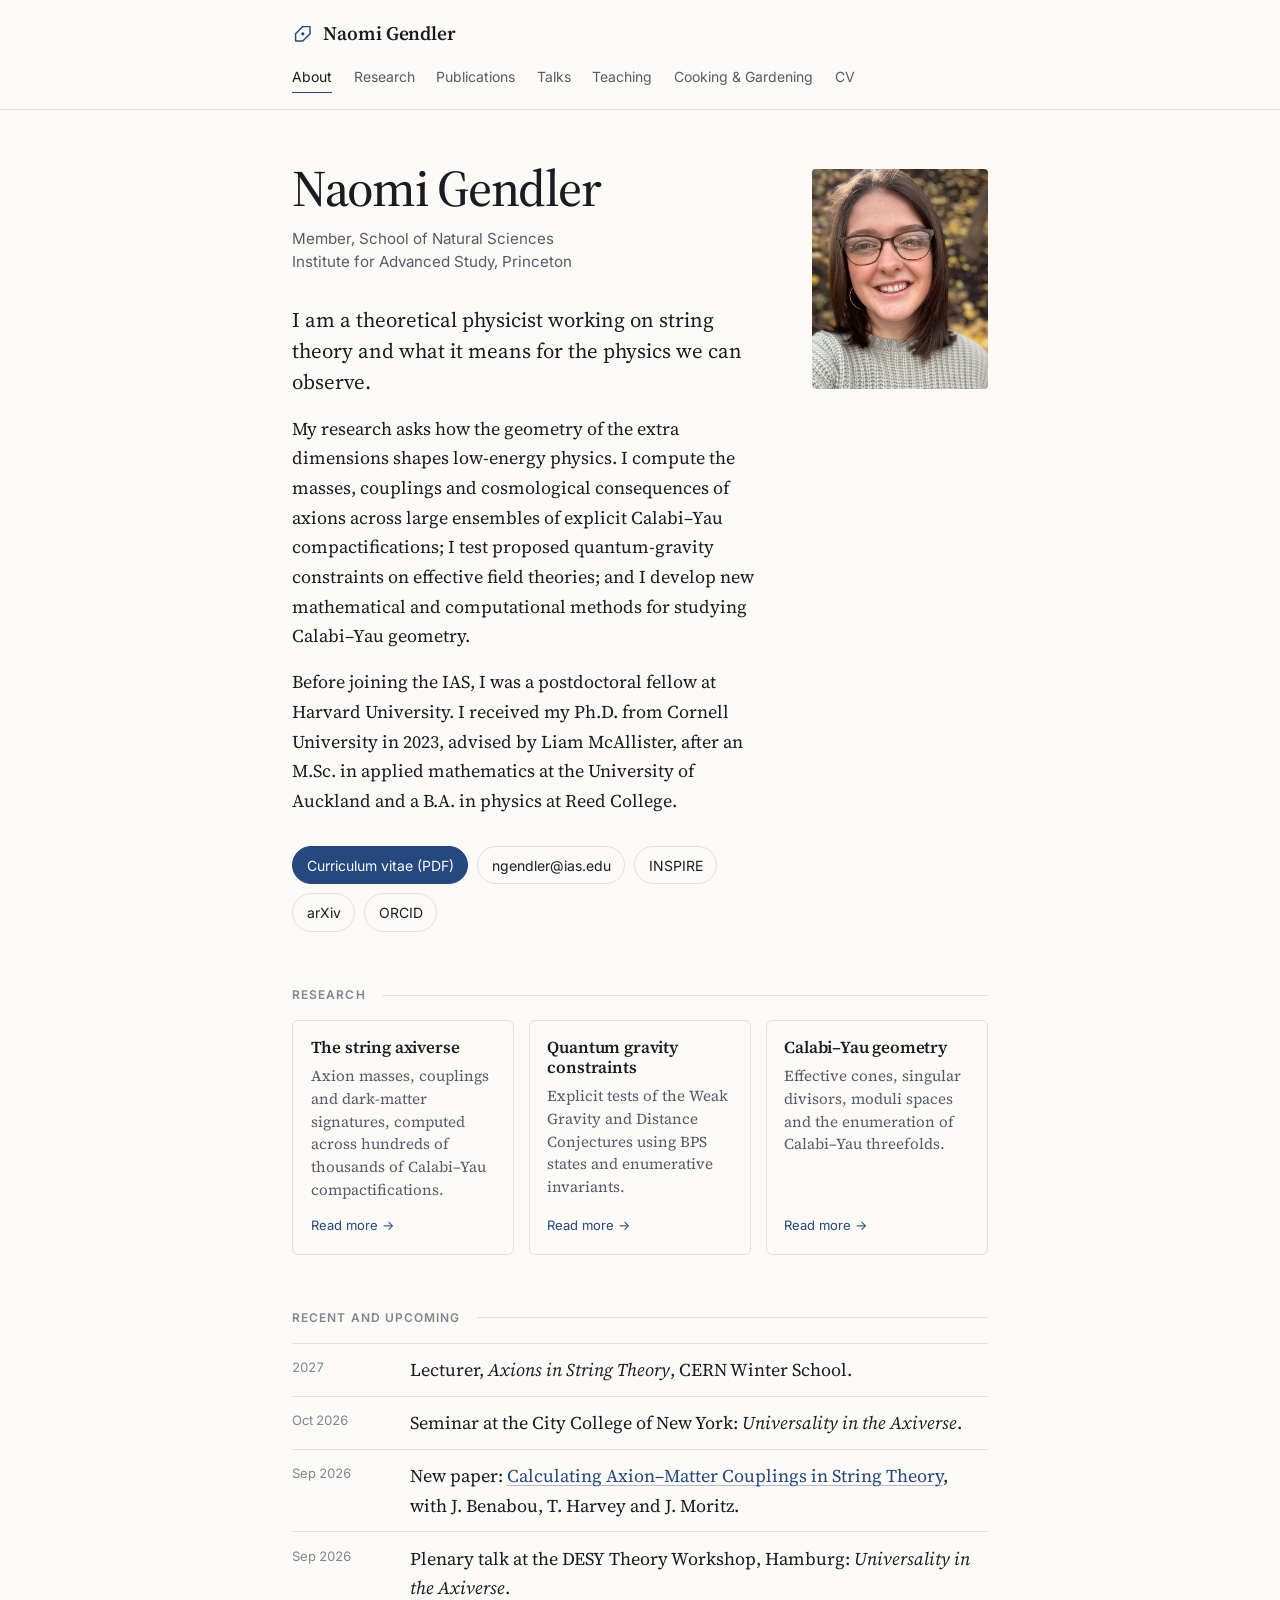
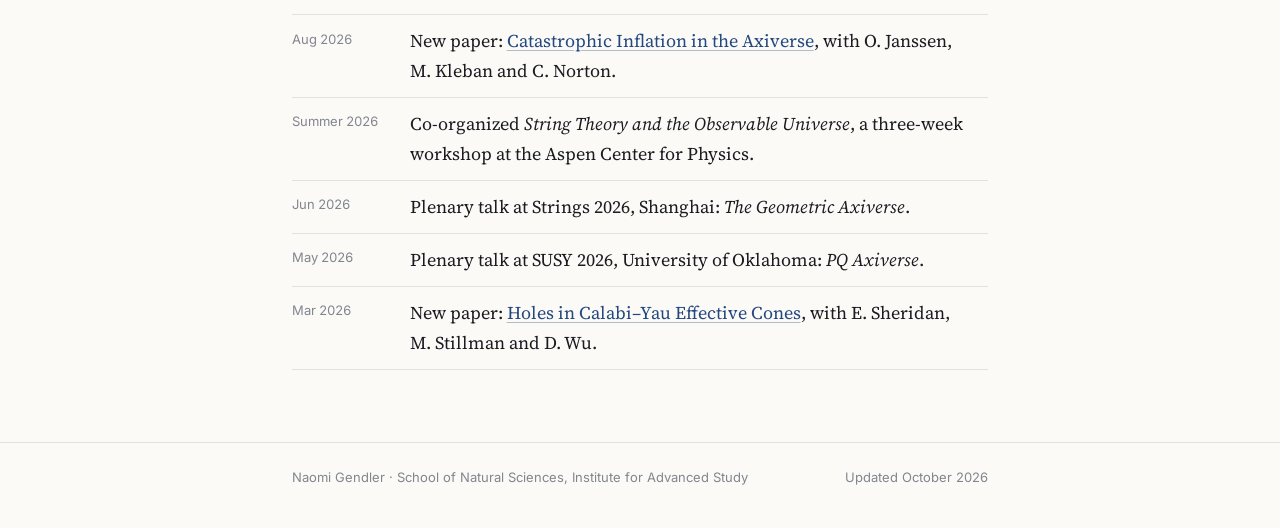
<file: index.html>
<!doctype html>
<html lang="en">
<head>
<meta charset="utf-8">
<meta name="viewport" content="width=device-width, initial-scale=1">
<title>Naomi Gendler</title>
<meta name="description" content="Naomi Gendler is a theoretical physicist at the Institute for Advanced Study working on string theory, axions, quantum gravity and Calabi–Yau geometry.">
<link rel="canonical" href="https://naomi-gendler.com/">
<meta property="og:type" content="profile">
<meta property="og:title" content="Naomi Gendler">
<meta property="og:description" content="Theoretical physicist at the Institute for Advanced Study working on string theory, axions, quantum gravity and Calabi–Yau geometry.">
<meta property="og:url" content="https://naomi-gendler.com/">
<meta name="theme-color" content="#fbfaf7" media="(prefers-color-scheme: light)">
<meta name="theme-color" content="#111317" media="(prefers-color-scheme: dark)">
<link rel="icon" href="assets/favicon.svg" type="image/svg+xml">
<link rel="preconnect" href="https://fonts.googleapis.com">
<link rel="preconnect" href="https://fonts.gstatic.com" crossorigin>
<link rel="stylesheet" href="https://fonts.googleapis.com/css2?family=Inter:wght@400;500;600&family=Source+Serif+4:ital,opsz,wght@0,8..60,400..600;1,8..60,400&display=swap">
<link rel="stylesheet" href="assets/style.css">
<script type="application/ld+json">
{
  "@context": "https://schema.org",
  "@type": "Person",
  "name": "Naomi Gendler",
  "url": "https://naomi-gendler.com/",
  "email": "mailto:ngendler@ias.edu",
  "jobTitle": "Member, School of Natural Sciences",
  "affiliation": { "@type": "Organization", "name": "Institute for Advanced Study" },
  "alumniOf": [
    { "@type": "CollegeOrUniversity", "name": "Cornell University" },
    { "@type": "CollegeOrUniversity", "name": "University of Auckland" },
    { "@type": "CollegeOrUniversity", "name": "Reed College" }
  ],
  "knowsAbout": ["String theory", "Axions", "Quantum gravity", "Calabi–Yau manifolds"],
  "sameAs": [
    "https://orcid.org/0000-0002-5256-8920",
    "https://inspirehep.net/authors/1793522"
  ]
}
</script>
</head>
<body>
<a class="skip" href="#main">Skip to content</a>

<header class="site-header">
  <div class="wrap">
    <a class="site-name" href="./">
      <svg viewBox="0 0 24 24" aria-hidden="true"><polygon points="20,12 20,4 12,4 4,12 4,20 12,20" fill="none" stroke="var(--accent)" stroke-width="1.6" stroke-linejoin="round"/><circle cx="12" cy="12" r="1.8" fill="var(--accent)"/></svg>
      Naomi Gendler
    </a>
    <nav class="site-nav" aria-label="Main">
      <ul>
        <li><a href="./" aria-current="page">About</a></li>
        <li><a href="research.html">Research</a></li>
        <li><a href="publications.html">Publications</a></li>
        <li><a href="talks.html">Talks</a></li>
        <li><a href="teaching.html">Teaching</a></li>
        <li><a href="cooking-gardening.html">Cooking &amp; Gardening</a></li>
        <li><a href="Gendler_CV.pdf">CV</a></li>
      </ul>
    </nav>
  </div>
</header>

<main id="main">
  <div class="wrap">

    <section class="hero">
      <div>
        <h1>Naomi Gendler</h1>
        <p class="role">Member, School of Natural Sciences<br>Institute for Advanced Study, Princeton</p>

        <p class="lede">I am a theoretical physicist working on string theory and what it means for the physics we can observe.</p>
        <p>My research asks how the geometry of the extra dimensions shapes low-energy physics. I compute the masses, couplings and cosmological consequences of axions across large ensembles of explicit Calabi–Yau compactifications; I test proposed quantum-gravity constraints on effective field theories; and I develop new mathematical and computational methods for studying Calabi–Yau geometry.</p>
        <p>Before joining the IAS, I was a postdoctoral fellow at Harvard University. I received my Ph.D. from Cornell University in 2023, advised by Liam McAllister, after an M.Sc. in applied mathematics at the University of Auckland and a B.A. in physics at Reed College.</p>

        <div class="contact">
          <a class="primary" href="Gendler_CV.pdf">Curriculum vitae (PDF)</a>
          <a href="mailto:ngendler@ias.edu">ngendler@ias.edu</a>
          <a href="https://inspirehep.net/authors/1793522">INSPIRE</a>
          <a href="https://arxiv.org/search/?searchtype=author&amp;query=Gendler%2C+Naomi">arXiv</a>
          <a href="https://orcid.org/0000-0002-5256-8920">ORCID</a>
        </div>
      </div>
      <!-- Add a photo at assets/headshot.jpg (portrait, about 4:5) and it appears here automatically. -->
      <figure class="portrait"><img src="assets/headshot.jpg" alt="Naomi Gendler" width="352" height="440" onerror="this.parentElement.remove()"></figure>
    </section>

    <section>
      <h2 class="label">Research</h2>
      <div class="areas">
        <a class="area" href="research.html#axiverse">
          <h3>The string axiverse</h3>
          <p>Axion masses, couplings and dark-matter signatures, computed across hundreds of thousands of Calabi–Yau compactifications.</p>
          <span class="more">Read more →</span>
        </a>
        <a class="area" href="research.html#swampland">
          <h3>Quantum gravity constraints</h3>
          <p>Explicit tests of the Weak Gravity and Distance Conjectures using BPS states and enumerative invariants.</p>
          <span class="more">Read more →</span>
        </a>
        <a class="area" href="research.html#geometry">
          <h3>Calabi–Yau geometry</h3>
          <p>Effective cones, singular divisors, moduli spaces and the enumeration of Calabi–Yau threefolds.</p>
          <span class="more">Read more →</span>
        </a>
      </div>
    </section>

    <section>
      <h2 class="label">Recent and upcoming</h2>
      <ul class="dated">
        <li><span class="when">2027</span><span>Lecturer, <em>Axions in String Theory</em>, CERN Winter School.</span></li>
        <li><span class="when">Oct 2026</span><span>Seminar at the City College of New York: <em>Universality in the Axiverse</em>.</span></li>
        <li><span class="when">Sep 2026</span><span>New paper: <a href="https://arxiv.org/abs/2609.20911">Calculating Axion–Matter Couplings in String Theory</a>, with J.&nbsp;Benabou, T.&nbsp;Harvey and J.&nbsp;Moritz.</span></li>
        <li><span class="when">Sep 2026</span><span>Plenary talk at the DESY Theory Workshop, Hamburg: <em>Universality in the Axiverse</em>.</span></li>
        <li><span class="when">Aug 2026</span><span>New paper: <a href="https://arxiv.org/abs/2608.14780">Catastrophic Inflation in the Axiverse</a>, with O.&nbsp;Janssen, M.&nbsp;Kleban and C.&nbsp;Norton.</span></li>
        <li><span class="when">Summer 2026</span><span>Co-organized <em>String Theory and the Observable Universe</em>, a three-week workshop at the Aspen Center for Physics.</span></li>
        <li><span class="when">Jun 2026</span><span>Plenary talk at Strings 2026, Shanghai: <em>The Geometric Axiverse</em>.</span></li>
        <li><span class="when">May 2026</span><span>Plenary talk at SUSY 2026, University of Oklahoma: <em>PQ Axiverse</em>.</span></li>
        <li><span class="when">Mar 2026</span><span>New paper: <a href="https://arxiv.org/abs/2603.11173">Holes in Calabi–Yau Effective Cones</a>, with E.&nbsp;Sheridan, M.&nbsp;Stillman and D.&nbsp;Wu.</span></li>
      </ul>
    </section>

  </div>
</main>

<footer class="site-footer">
  <div class="wrap">
    <span>Naomi Gendler · School of Natural Sciences, Institute for Advanced Study</span>
    <span>Updated October 2026</span>
  </div>
</footer>
</body>
</html>
</file>
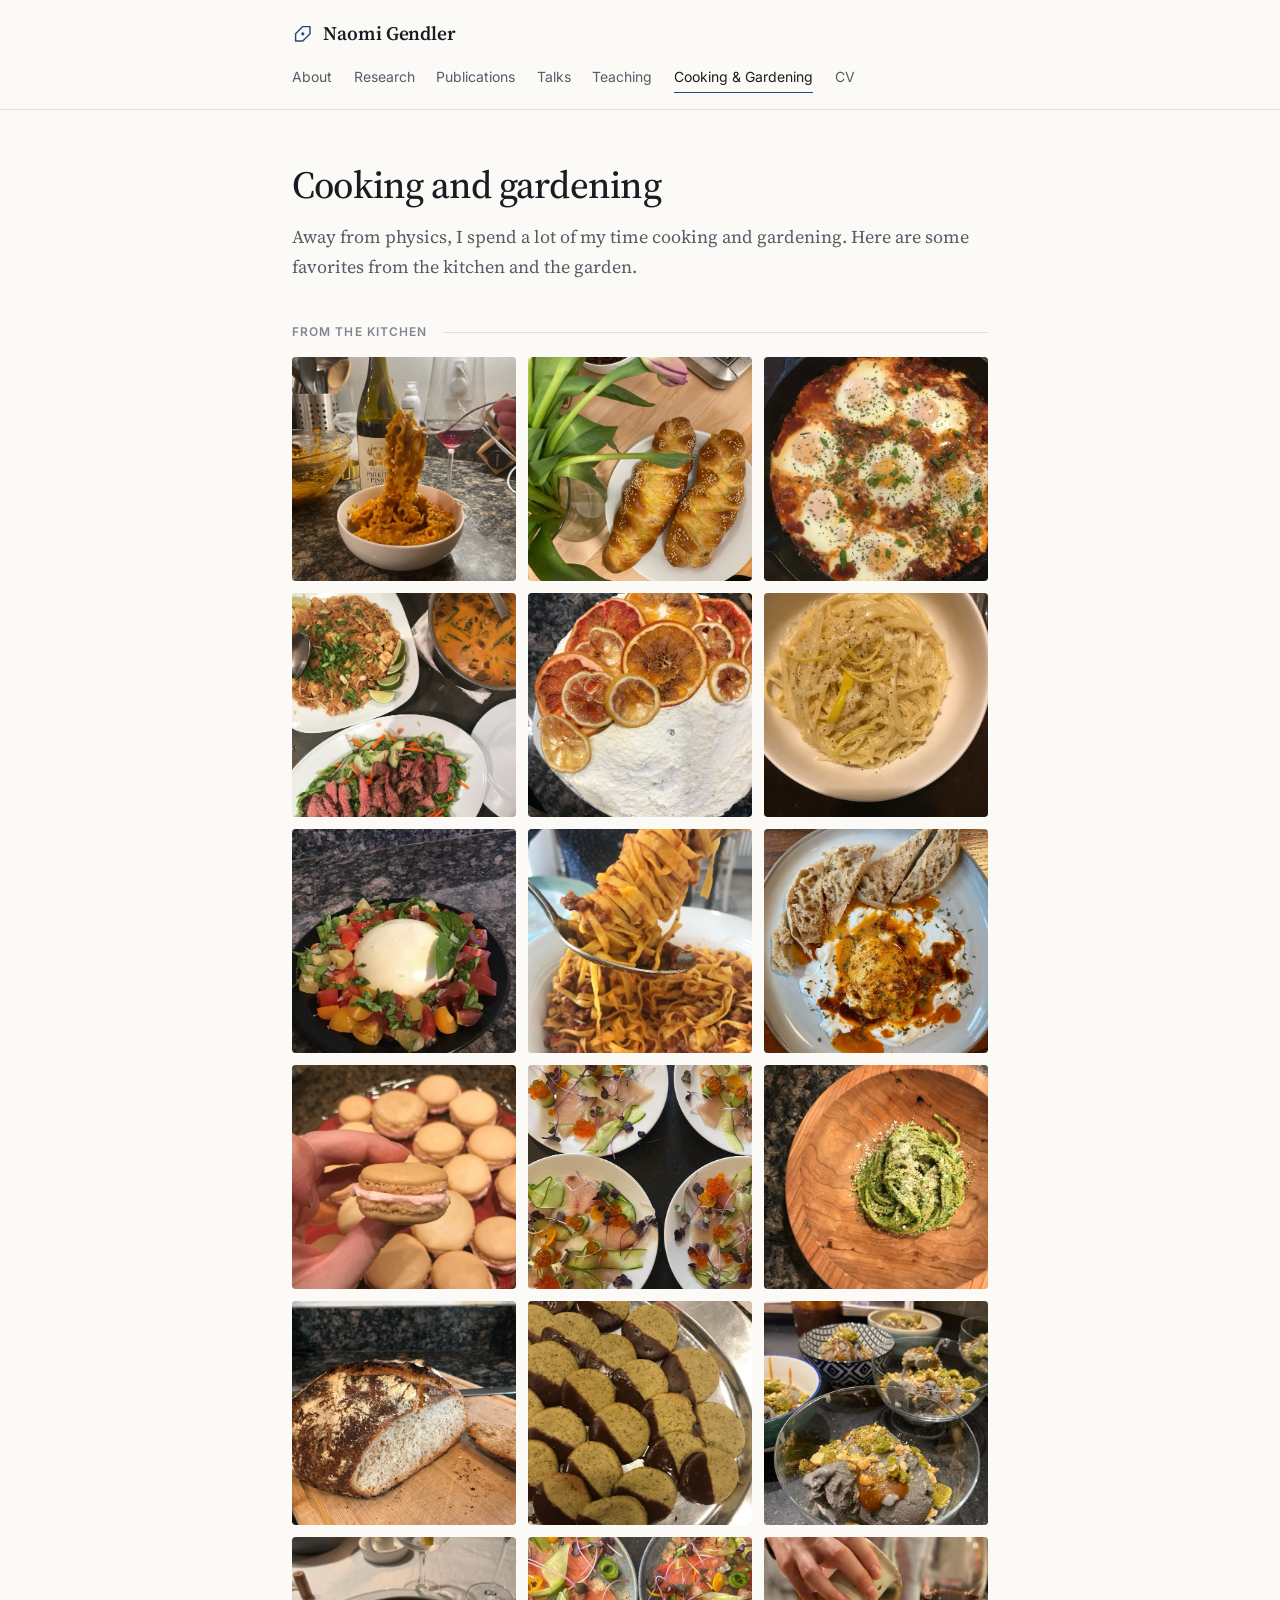
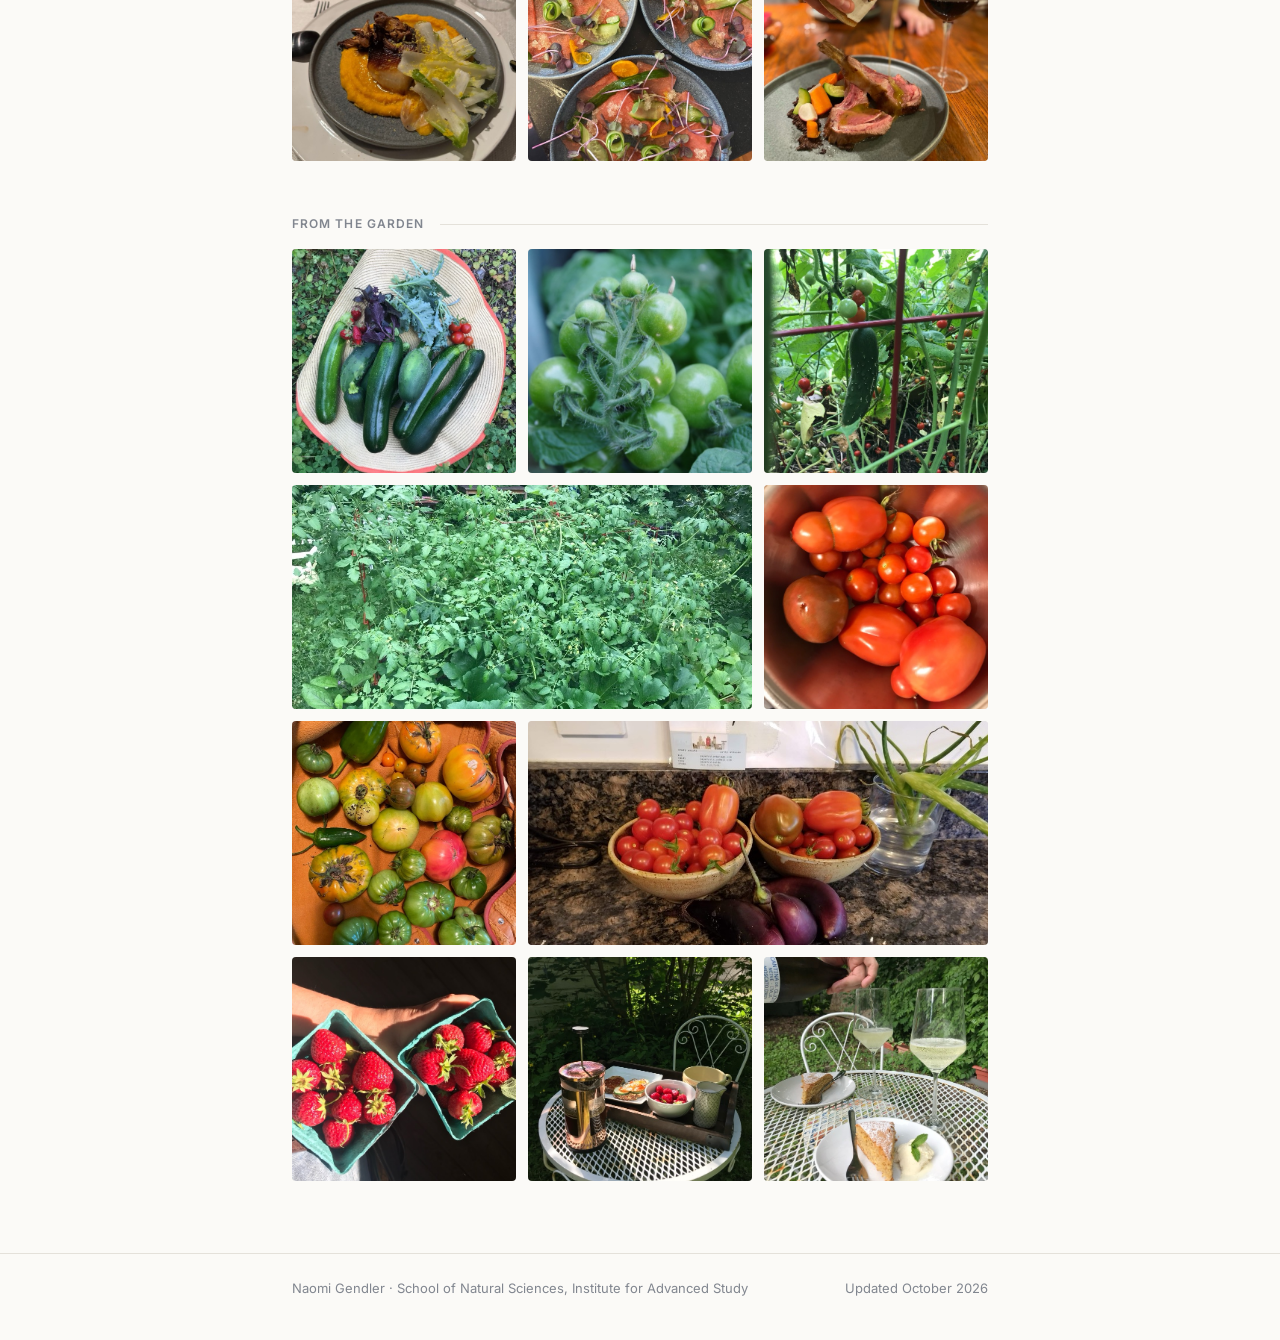
<file: cooking-gardening.html>
<!doctype html>
<html lang="en">
<head>
<meta charset="utf-8">
<meta name="viewport" content="width=device-width, initial-scale=1">
<title>Cooking and Gardening · Naomi Gendler</title>
<meta name="description" content="Photos from Naomi Gendler’s garden and kitchen.">
<link rel="canonical" href="https://naomi-gendler.com/cooking-gardening.html">
<meta name="theme-color" content="#fbfaf7" media="(prefers-color-scheme: light)">
<meta name="theme-color" content="#111317" media="(prefers-color-scheme: dark)">
<link rel="icon" href="assets/favicon.svg" type="image/svg+xml">
<link rel="preconnect" href="https://fonts.googleapis.com">
<link rel="preconnect" href="https://fonts.gstatic.com" crossorigin>
<link rel="stylesheet" href="https://fonts.googleapis.com/css2?family=Inter:wght@400;500;600&family=Source+Serif+4:ital,opsz,wght@0,8..60,400..600;1,8..60,400&display=swap">
<link rel="stylesheet" href="assets/style.css">
</head>
<body>
<a class="skip" href="#main">Skip to content</a>

<header class="site-header">
  <div class="wrap">
    <a class="site-name" href="./">
      <svg viewBox="0 0 24 24" aria-hidden="true"><polygon points="20,12 20,4 12,4 4,12 4,20 12,20" fill="none" stroke="var(--accent)" stroke-width="1.6" stroke-linejoin="round"/><circle cx="12" cy="12" r="1.8" fill="var(--accent)"/></svg>
      Naomi Gendler
    </a>
    <nav class="site-nav" aria-label="Main">
      <ul>
        <li><a href="./">About</a></li>
        <li><a href="research.html">Research</a></li>
        <li><a href="publications.html">Publications</a></li>
        <li><a href="talks.html">Talks</a></li>
        <li><a href="teaching.html">Teaching</a></li>
        <li><a href="cooking-gardening.html" aria-current="page">Cooking &amp; Gardening</a></li>
        <li><a href="Gendler_CV.pdf">CV</a></li>
      </ul>
    </nav>
  </div>
</header>

<main id="main">
  <div class="wrap">
    <h1 class="page-title">Cooking and gardening</h1>
    <p class="page-intro">Away from physics, I spend a lot of my time cooking and gardening. Here are some favorites from the kitchen and the garden.</p>

    <section>
      <h2 class="label">From the kitchen</h2>
      <div class="gallery">
        <a href="assets/cooking-gardening/mafaldine-red-pesto.jpg"><img src="assets/cooking-gardening/mafaldine-red-pesto-sm.jpg" alt="Mafaldine in red pesto" width="600" height="800" loading="lazy" decoding="async"></a>
        <a href="assets/cooking-gardening/challah.jpg"><img src="assets/cooking-gardening/challah-sm.jpg" alt="Challah" width="800" height="600" loading="lazy" decoding="async"></a>
        <a href="assets/cooking-gardening/shakshuka.jpg"><img src="assets/cooking-gardening/shakshuka-sm.jpg" alt="Shakshuka" width="600" height="800" loading="lazy" decoding="async"></a>
        <a href="assets/cooking-gardening/thai-dinner.jpg"><img src="assets/cooking-gardening/thai-dinner-sm.jpg" alt="Pad thai, curry and a steak salad" width="600" height="800" loading="lazy" decoding="async"></a>
        <a href="assets/cooking-gardening/chocolate-citrus-cake.jpg"><img src="assets/cooking-gardening/chocolate-citrus-cake-sm.jpg" alt="Chocolate cake with whipped cream frosting and dried citrus" width="600" height="800" loading="lazy" decoding="async"></a>
        <a href="assets/cooking-gardening/pasta-al-limone.jpg"><img src="assets/cooking-gardening/pasta-al-limone-sm.jpg" alt="Pasta al limone" width="600" height="800" loading="lazy" decoding="async"></a>
        <a href="assets/cooking-gardening/homemade-mozzarella.jpg"><img src="assets/cooking-gardening/homemade-mozzarella-sm.jpg" alt="Homemade mozzarella" width="600" height="800" loading="lazy" decoding="async"></a>
        <a href="assets/cooking-gardening/tajarin.jpg"><img src="assets/cooking-gardening/tajarin-sm.jpg" alt="Tajarin in Piedmont" width="600" height="800" loading="lazy" decoding="async"></a>
        <a href="assets/cooking-gardening/cilbir.jpg"><img src="assets/cooking-gardening/cilbir-sm.jpg" alt="Çilbir (Turkish eggs)" width="600" height="800" loading="lazy" decoding="async"></a>
        <a href="assets/cooking-gardening/macarons.jpg"><img src="assets/cooking-gardening/macarons-sm.jpg" alt="Macarons" width="600" height="800" loading="lazy" decoding="async"></a>
        <a href="assets/cooking-gardening/hamachi-crudo.jpg"><img src="assets/cooking-gardening/hamachi-crudo-sm.jpg" alt="Hamachi crudo" width="639" height="800" loading="lazy" decoding="async"></a>
        <a href="assets/cooking-gardening/kale-pesto.jpg"><img src="assets/cooking-gardening/kale-pesto-sm.jpg" alt="Kale pesto" width="600" height="800" loading="lazy" decoding="async"></a>
        <a href="assets/cooking-gardening/country-loaf.jpg"><img src="assets/cooking-gardening/country-loaf-sm.jpg" alt="A crusty country loaf" width="600" height="800" loading="lazy" decoding="async"></a>
        <a href="assets/cooking-gardening/mint-cookies.jpg"><img src="assets/cooking-gardening/mint-cookies-sm.jpg" alt="Mint cookies" width="600" height="800" loading="lazy" decoding="async"></a>
        <a href="assets/cooking-gardening/black-sesame-ice-cream.jpg"><img src="assets/cooking-gardening/black-sesame-ice-cream-sm.jpg" alt="Black sesame ice cream with soy sauce caramel and matcha cookie crumble" width="640" height="800" loading="lazy" decoding="async"></a>
        <a href="assets/cooking-gardening/miso-black-cod.jpg"><img src="assets/cooking-gardening/miso-black-cod-sm.jpg" alt="Miso black cod on a butternut squash purée with endive salad and shaved cured egg yolks" width="600" height="800" loading="lazy" decoding="async"></a>
        <a href="assets/cooking-gardening/watermelon-crudo.jpg"><img src="assets/cooking-gardening/watermelon-crudo-sm.jpg" alt="Vegan watermelon crudo" width="600" height="800" loading="lazy" decoding="async"></a>
        <a href="assets/cooking-gardening/rack-of-lamb.jpg"><img src="assets/cooking-gardening/rack-of-lamb-sm.jpg" alt="Rack of lamb with vegetables" width="600" height="800" loading="lazy" decoding="async"></a>
      </div>
    </section>

    <section>
      <h2 class="label">From the garden</h2>
      <div class="gallery">
        <a href="assets/cooking-gardening/summer-harvest.jpg"><img src="assets/cooking-gardening/summer-harvest-sm.jpg" alt="A summer harvest of zucchini, cucumbers, tomatoes and greens" width="600" height="800" loading="lazy" decoding="async"></a>
        <a href="assets/cooking-gardening/green-cherry-tomatoes.jpg"><img src="assets/cooking-gardening/green-cherry-tomatoes-sm.jpg" alt="Cherry tomatoes, still green on the vine" width="800" height="533" loading="lazy" decoding="async"></a>
        <a href="assets/cooking-gardening/cucumber-trellis.jpg"><img src="assets/cooking-gardening/cucumber-trellis-sm.jpg" alt="A cucumber and cherry tomatoes on the trellis" width="600" height="800" loading="lazy" decoding="async"></a>
        <a class="wide" href="assets/cooking-gardening/vegetable-garden.jpg"><img src="assets/cooking-gardening/vegetable-garden-sm.jpg" alt="The vegetable garden in midsummer" width="800" height="600" loading="lazy" decoding="async"></a>
        <a href="assets/cooking-gardening/tomato-bowl.jpg"><img src="assets/cooking-gardening/tomato-bowl-sm.jpg" alt="A bowl of ripe tomatoes" width="600" height="800" loading="lazy" decoding="async"></a>
        <a href="assets/cooking-gardening/heirloom-tomatoes.jpg"><img src="assets/cooking-gardening/heirloom-tomatoes-sm.jpg" alt="End-of-season heirloom tomatoes and peppers" width="600" height="800" loading="lazy" decoding="async"></a>
        <a class="wide" href="assets/cooking-gardening/harvest-counter.jpg"><img src="assets/cooking-gardening/harvest-counter-sm.jpg" alt="Cherry tomatoes and eggplants" width="800" height="387" loading="lazy" decoding="async"></a>
        <a href="assets/cooking-gardening/strawberries.jpg"><img src="assets/cooking-gardening/strawberries-sm.jpg" alt="Freshly picked strawberries" width="600" height="800" loading="lazy" decoding="async"></a>
        <a href="assets/cooking-gardening/garden-breakfast.jpg"><img src="assets/cooking-gardening/garden-breakfast-sm.jpg" alt="Breakfast in the garden" width="600" height="800" loading="lazy" decoding="async"></a>
        <a href="assets/cooking-gardening/garden-cake.jpg"><img src="assets/cooking-gardening/garden-cake-sm.jpg" alt="Cake and sparkling wine in the garden" width="600" height="800" loading="lazy" decoding="async"></a>
      </div>
    </section>
  </div>
</main>

<dialog class="lightbox" aria-label="Photo viewer">
  <figure>
    <img alt="">
    <figcaption></figcaption>
  </figure>
  <button type="button" class="lb-prev" aria-label="Previous photo">‹</button>
  <button type="button" class="lb-next" aria-label="Next photo">›</button>
  <button type="button" class="lb-close" aria-label="Close" autofocus>×</button>
</dialog>

<footer class="site-footer">
  <div class="wrap">
    <span>Naomi Gendler · School of Natural Sciences, Institute for Advanced Study</span>
    <span>Updated October 2026</span>
  </div>
</footer>

<script>
  // Opens gallery photos in a full-screen viewer. Without <dialog> support,
  // the links simply open the full-size image.
  (function () {
    var links = Array.prototype.slice.call(document.querySelectorAll(".gallery a"));
    var dlg = document.querySelector(".lightbox");
    if (!dlg || typeof dlg.showModal !== "function") return;
    var img = dlg.querySelector("img"), cap = dlg.querySelector("figcaption"), cur = 0;

    function show(n) {
      cur = (n + links.length) % links.length;
      var thumb = links[cur].querySelector("img");
      img.src = links[cur].href;
      img.alt = thumb.alt;
      cap.textContent = thumb.alt;
    }

    links.forEach(function (a, n) {
      a.addEventListener("click", function (e) {
        e.preventDefault();
        show(n);
        dlg.showModal();
      });
    });
    dlg.querySelector(".lb-prev").addEventListener("click", function () { show(cur - 1); });
    dlg.querySelector(".lb-next").addEventListener("click", function () { show(cur + 1); });
    dlg.querySelector(".lb-close").addEventListener("click", function () { dlg.close(); });
    dlg.addEventListener("click", function (e) { if (e.target === dlg) dlg.close(); });
    dlg.addEventListener("keydown", function (e) {
      if (e.key === "ArrowLeft") show(cur - 1);
      if (e.key === "ArrowRight") show(cur + 1);
    });
    dlg.addEventListener("close", function () {
      img.removeAttribute("src");
      links[cur].focus();
    });
  })();
</script>
</body>
</html>
</file>
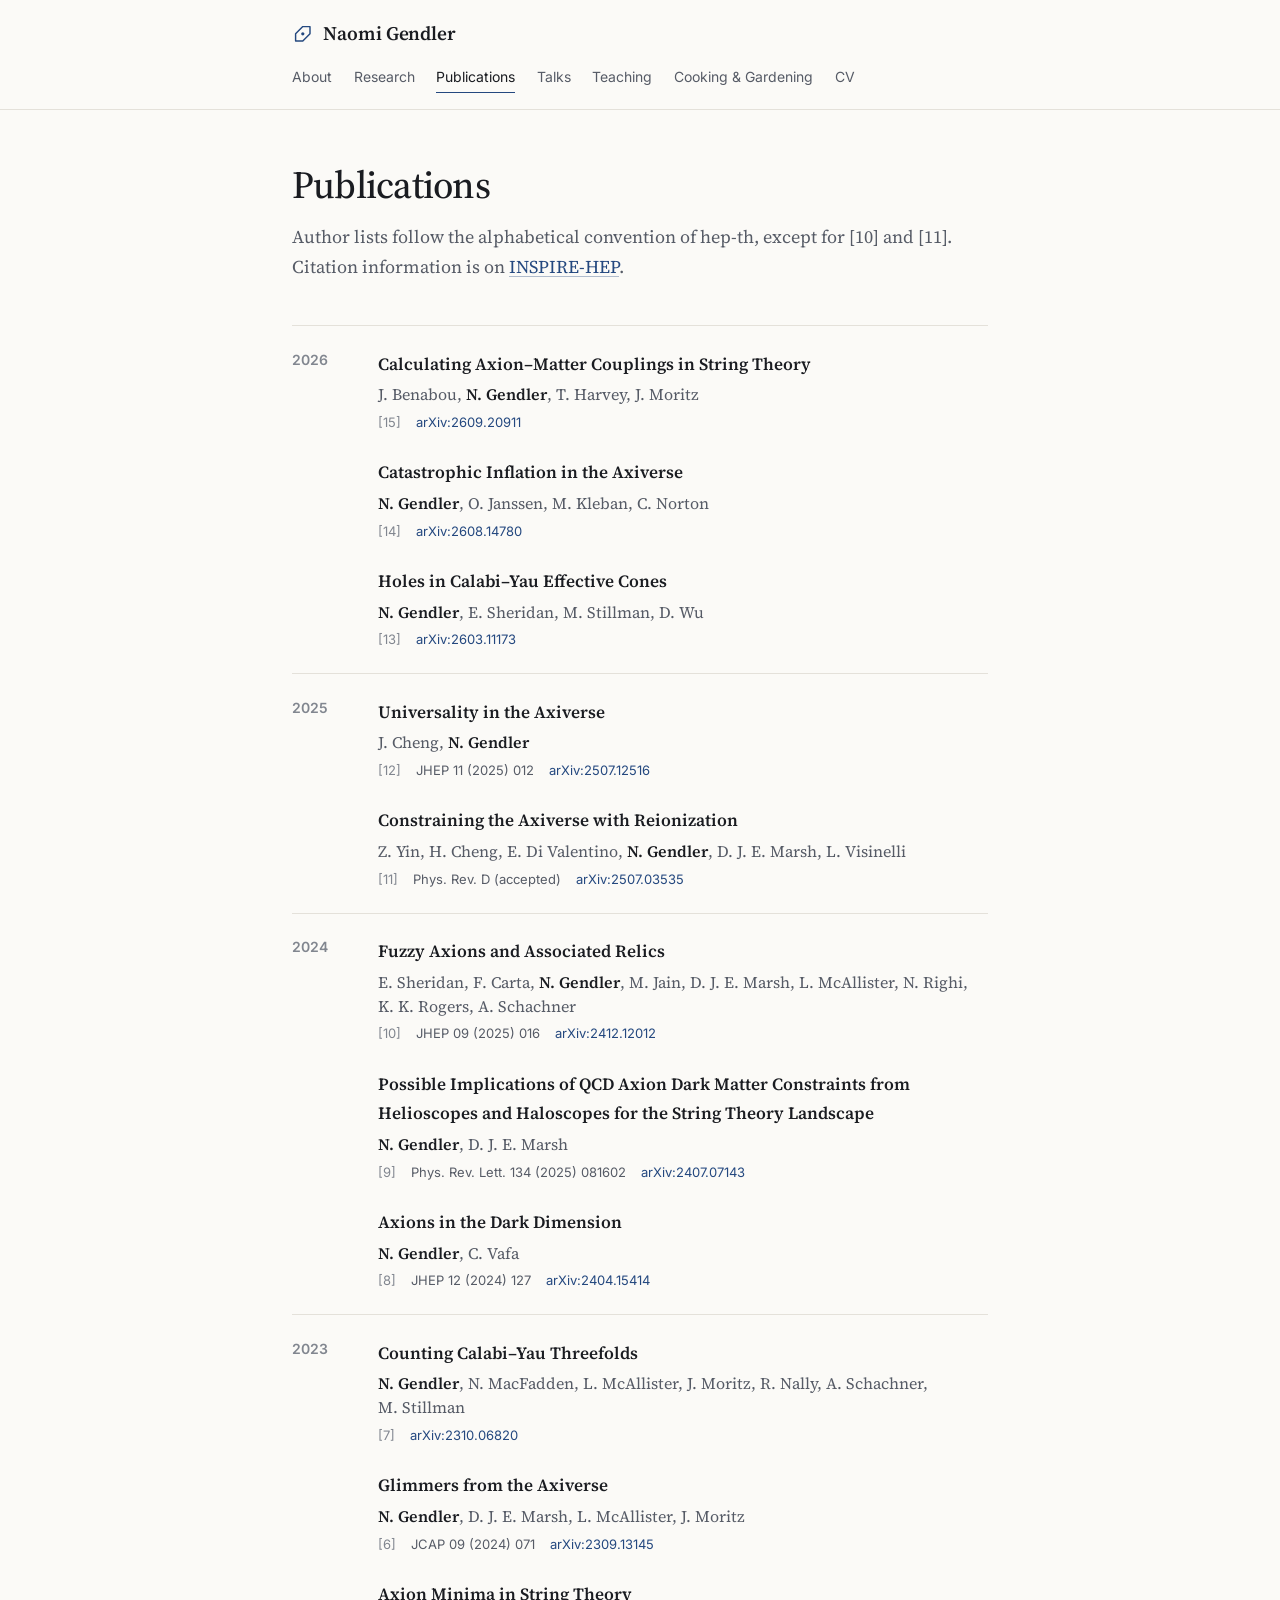
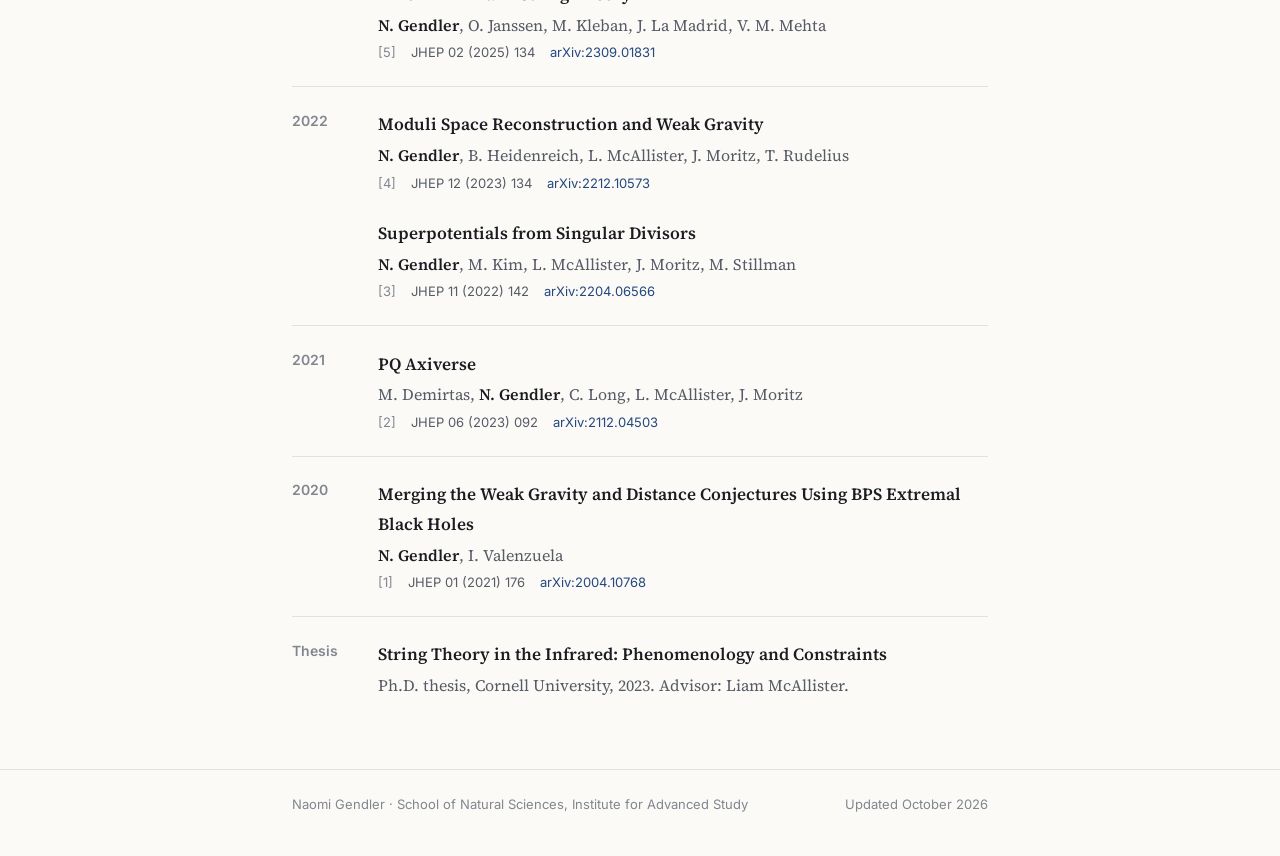
<file: publications.html>
<!doctype html>
<html lang="en">
<head>
<meta charset="utf-8">
<meta name="viewport" content="width=device-width, initial-scale=1">
<title>Publications · Naomi Gendler</title>
<meta name="description" content="Publications of Naomi Gendler on string theory, axions, the Swampland and Calabi–Yau geometry.">
<link rel="canonical" href="https://naomi-gendler.com/publications.html">
<meta name="theme-color" content="#fbfaf7" media="(prefers-color-scheme: light)">
<meta name="theme-color" content="#111317" media="(prefers-color-scheme: dark)">
<link rel="icon" href="assets/favicon.svg" type="image/svg+xml">
<link rel="preconnect" href="https://fonts.googleapis.com">
<link rel="preconnect" href="https://fonts.gstatic.com" crossorigin>
<link rel="stylesheet" href="https://fonts.googleapis.com/css2?family=Inter:wght@400;500;600&family=Source+Serif+4:ital,opsz,wght@0,8..60,400..600;1,8..60,400&display=swap">
<link rel="stylesheet" href="assets/style.css">
</head>
<body>
<a class="skip" href="#main">Skip to content</a>

<header class="site-header">
  <div class="wrap">
    <a class="site-name" href="./">
      <svg viewBox="0 0 24 24" aria-hidden="true"><polygon points="20,12 20,4 12,4 4,12 4,20 12,20" fill="none" stroke="var(--accent)" stroke-width="1.6" stroke-linejoin="round"/><circle cx="12" cy="12" r="1.8" fill="var(--accent)"/></svg>
      Naomi Gendler
    </a>
    <nav class="site-nav" aria-label="Main">
      <ul>
        <li><a href="./">About</a></li>
        <li><a href="research.html">Research</a></li>
        <li><a href="publications.html" aria-current="page">Publications</a></li>
        <li><a href="talks.html">Talks</a></li>
        <li><a href="teaching.html">Teaching</a></li>
        <li><a href="cooking-gardening.html">Cooking &amp; Gardening</a></li>
        <li><a href="Gendler_CV.pdf">CV</a></li>
      </ul>
    </nav>
  </div>
</header>

<main id="main">
  <div class="wrap">
    <h1 class="page-title">Publications</h1>
    <p class="page-intro">Author lists follow the alphabetical convention of hep-th, except for [10] and [11]. Citation information is on <a href="https://inspirehep.net/authors/1793522">INSPIRE-HEP</a>.</p>

    <div class="year-group">
      <h2>2026</h2>
      <ol class="pubs">
        <li class="pub">
          <a class="pub-title" href="https://arxiv.org/abs/2609.20911">Calculating Axion–Matter Couplings in String Theory</a>
          <div class="pub-authors">J.&nbsp;Benabou, <span class="me">N.&nbsp;Gendler</span>, T.&nbsp;Harvey, J.&nbsp;Moritz</div>
          <div class="pub-meta"><span>[15]</span><a href="https://arxiv.org/abs/2609.20911">arXiv:2609.20911</a></div>
        </li>
        <li class="pub">
          <a class="pub-title" href="https://arxiv.org/abs/2608.14780">Catastrophic Inflation in the Axiverse</a>
          <div class="pub-authors"><span class="me">N.&nbsp;Gendler</span>, O.&nbsp;Janssen, M.&nbsp;Kleban, C.&nbsp;Norton</div>
          <div class="pub-meta"><span>[14]</span><a href="https://arxiv.org/abs/2608.14780">arXiv:2608.14780</a></div>
        </li>
        <li class="pub">
          <a class="pub-title" href="https://arxiv.org/abs/2603.11173">Holes in Calabi–Yau Effective Cones</a>
          <div class="pub-authors"><span class="me">N.&nbsp;Gendler</span>, E.&nbsp;Sheridan, M.&nbsp;Stillman, D.&nbsp;Wu</div>
          <div class="pub-meta"><span>[13]</span><a href="https://arxiv.org/abs/2603.11173">arXiv:2603.11173</a></div>
        </li>
      </ol>
    </div>

    <div class="year-group">
      <h2>2025</h2>
      <ol class="pubs">
        <li class="pub">
          <a class="pub-title" href="https://arxiv.org/abs/2507.12516">Universality in the Axiverse</a>
          <div class="pub-authors">J.&nbsp;Cheng, <span class="me">N.&nbsp;Gendler</span></div>
          <div class="pub-meta"><span>[12]</span><a class="journal" href="https://doi.org/10.1007/JHEP11(2025)012">JHEP 11 (2025) 012</a><a href="https://arxiv.org/abs/2507.12516">arXiv:2507.12516</a></div>
        </li>
        <li class="pub">
          <a class="pub-title" href="https://arxiv.org/abs/2507.03535">Constraining the Axiverse with Reionization</a>
          <div class="pub-authors">Z.&nbsp;Yin, H.&nbsp;Cheng, E.&nbsp;Di Valentino, <span class="me">N.&nbsp;Gendler</span>, D.&nbsp;J.&nbsp;E.&nbsp;Marsh, L.&nbsp;Visinelli</div>
          <div class="pub-meta"><span>[11]</span><a class="journal" href="https://doi.org/10.1103/wkm3-8qmh">Phys. Rev. D (accepted)</a><a href="https://arxiv.org/abs/2507.03535">arXiv:2507.03535</a></div>
        </li>
      </ol>
    </div>

    <div class="year-group">
      <h2>2024</h2>
      <ol class="pubs">
        <li class="pub">
          <a class="pub-title" href="https://arxiv.org/abs/2412.12012">Fuzzy Axions and Associated Relics</a>
          <div class="pub-authors">E.&nbsp;Sheridan, F.&nbsp;Carta, <span class="me">N.&nbsp;Gendler</span>, M.&nbsp;Jain, D.&nbsp;J.&nbsp;E.&nbsp;Marsh, L.&nbsp;McAllister, N.&nbsp;Righi, K.&nbsp;K.&nbsp;Rogers, A.&nbsp;Schachner</div>
          <div class="pub-meta"><span>[10]</span><a class="journal" href="https://doi.org/10.1007/JHEP09(2025)016">JHEP 09 (2025) 016</a><a href="https://arxiv.org/abs/2412.12012">arXiv:2412.12012</a></div>
        </li>
        <li class="pub">
          <a class="pub-title" href="https://arxiv.org/abs/2407.07143">Possible Implications of QCD Axion Dark Matter Constraints from Helioscopes and Haloscopes for the String Theory Landscape</a>
          <div class="pub-authors"><span class="me">N.&nbsp;Gendler</span>, D.&nbsp;J.&nbsp;E.&nbsp;Marsh</div>
          <div class="pub-meta"><span>[9]</span><a class="journal" href="https://doi.org/10.1103/PhysRevLett.134.081602">Phys. Rev. Lett. 134 (2025) 081602</a><a href="https://arxiv.org/abs/2407.07143">arXiv:2407.07143</a></div>
        </li>
        <li class="pub">
          <a class="pub-title" href="https://arxiv.org/abs/2404.15414">Axions in the Dark Dimension</a>
          <div class="pub-authors"><span class="me">N.&nbsp;Gendler</span>, C.&nbsp;Vafa</div>
          <div class="pub-meta"><span>[8]</span><a class="journal" href="https://doi.org/10.1007/JHEP12(2024)127">JHEP 12 (2024) 127</a><a href="https://arxiv.org/abs/2404.15414">arXiv:2404.15414</a></div>
        </li>
      </ol>
    </div>

    <div class="year-group">
      <h2>2023</h2>
      <ol class="pubs">
        <li class="pub">
          <a class="pub-title" href="https://arxiv.org/abs/2310.06820">Counting Calabi–Yau Threefolds</a>
          <div class="pub-authors"><span class="me">N.&nbsp;Gendler</span>, N.&nbsp;MacFadden, L.&nbsp;McAllister, J.&nbsp;Moritz, R.&nbsp;Nally, A.&nbsp;Schachner, M.&nbsp;Stillman</div>
          <div class="pub-meta"><span>[7]</span><a href="https://arxiv.org/abs/2310.06820">arXiv:2310.06820</a></div>
        </li>
        <li class="pub">
          <a class="pub-title" href="https://arxiv.org/abs/2309.13145">Glimmers from the Axiverse</a>
          <div class="pub-authors"><span class="me">N.&nbsp;Gendler</span>, D.&nbsp;J.&nbsp;E.&nbsp;Marsh, L.&nbsp;McAllister, J.&nbsp;Moritz</div>
          <div class="pub-meta"><span>[6]</span><a class="journal" href="https://doi.org/10.1088/1475-7516/2024/09/071">JCAP 09 (2024) 071</a><a href="https://arxiv.org/abs/2309.13145">arXiv:2309.13145</a></div>
        </li>
        <li class="pub">
          <a class="pub-title" href="https://arxiv.org/abs/2309.01831">Axion Minima in String Theory</a>
          <div class="pub-authors"><span class="me">N.&nbsp;Gendler</span>, O.&nbsp;Janssen, M.&nbsp;Kleban, J.&nbsp;La Madrid, V.&nbsp;M.&nbsp;Mehta</div>
          <div class="pub-meta"><span>[5]</span><a class="journal" href="https://doi.org/10.1007/JHEP02(2025)134">JHEP 02 (2025) 134</a><a href="https://arxiv.org/abs/2309.01831">arXiv:2309.01831</a></div>
        </li>
      </ol>
    </div>

    <div class="year-group">
      <h2>2022</h2>
      <ol class="pubs">
        <li class="pub">
          <a class="pub-title" href="https://arxiv.org/abs/2212.10573">Moduli Space Reconstruction and Weak Gravity</a>
          <div class="pub-authors"><span class="me">N.&nbsp;Gendler</span>, B.&nbsp;Heidenreich, L.&nbsp;McAllister, J.&nbsp;Moritz, T.&nbsp;Rudelius</div>
          <div class="pub-meta"><span>[4]</span><a class="journal" href="https://doi.org/10.1007/JHEP12(2023)134">JHEP 12 (2023) 134</a><a href="https://arxiv.org/abs/2212.10573">arXiv:2212.10573</a></div>
        </li>
        <li class="pub">
          <a class="pub-title" href="https://arxiv.org/abs/2204.06566">Superpotentials from Singular Divisors</a>
          <div class="pub-authors"><span class="me">N.&nbsp;Gendler</span>, M.&nbsp;Kim, L.&nbsp;McAllister, J.&nbsp;Moritz, M.&nbsp;Stillman</div>
          <div class="pub-meta"><span>[3]</span><a class="journal" href="https://doi.org/10.1007/JHEP11(2022)142">JHEP 11 (2022) 142</a><a href="https://arxiv.org/abs/2204.06566">arXiv:2204.06566</a></div>
        </li>
      </ol>
    </div>

    <div class="year-group">
      <h2>2021</h2>
      <ol class="pubs">
        <li class="pub">
          <a class="pub-title" href="https://arxiv.org/abs/2112.04503">PQ Axiverse</a>
          <div class="pub-authors">M.&nbsp;Demirtas, <span class="me">N.&nbsp;Gendler</span>, C.&nbsp;Long, L.&nbsp;McAllister, J.&nbsp;Moritz</div>
          <div class="pub-meta"><span>[2]</span><a class="journal" href="https://doi.org/10.1007/JHEP06(2023)092">JHEP 06 (2023) 092</a><a href="https://arxiv.org/abs/2112.04503">arXiv:2112.04503</a></div>
        </li>
      </ol>
    </div>

    <div class="year-group">
      <h2>2020</h2>
      <ol class="pubs">
        <li class="pub">
          <a class="pub-title" href="https://arxiv.org/abs/2004.10768">Merging the Weak Gravity and Distance Conjectures Using BPS Extremal Black Holes</a>
          <div class="pub-authors"><span class="me">N.&nbsp;Gendler</span>, I.&nbsp;Valenzuela</div>
          <div class="pub-meta"><span>[1]</span><a class="journal" href="https://doi.org/10.1007/JHEP01(2021)176">JHEP 01 (2021) 176</a><a href="https://arxiv.org/abs/2004.10768">arXiv:2004.10768</a></div>
        </li>
      </ol>
    </div>

    <div class="year-group">
      <h2>Thesis</h2>
      <ol class="pubs">
        <li class="pub">
          <a class="pub-title" href="https://doi.org/10.7298/7h3n-xa85">String Theory in the Infrared: Phenomenology and Constraints</a>
          <div class="pub-authors">Ph.D. thesis, Cornell University, 2023. Advisor: Liam McAllister.</div>
        </li>
      </ol>
    </div>
  </div>
</main>

<footer class="site-footer">
  <div class="wrap">
    <span>Naomi Gendler · School of Natural Sciences, Institute for Advanced Study</span>
    <span>Updated October 2026</span>
  </div>
</footer>
</body>
</html>
</file>
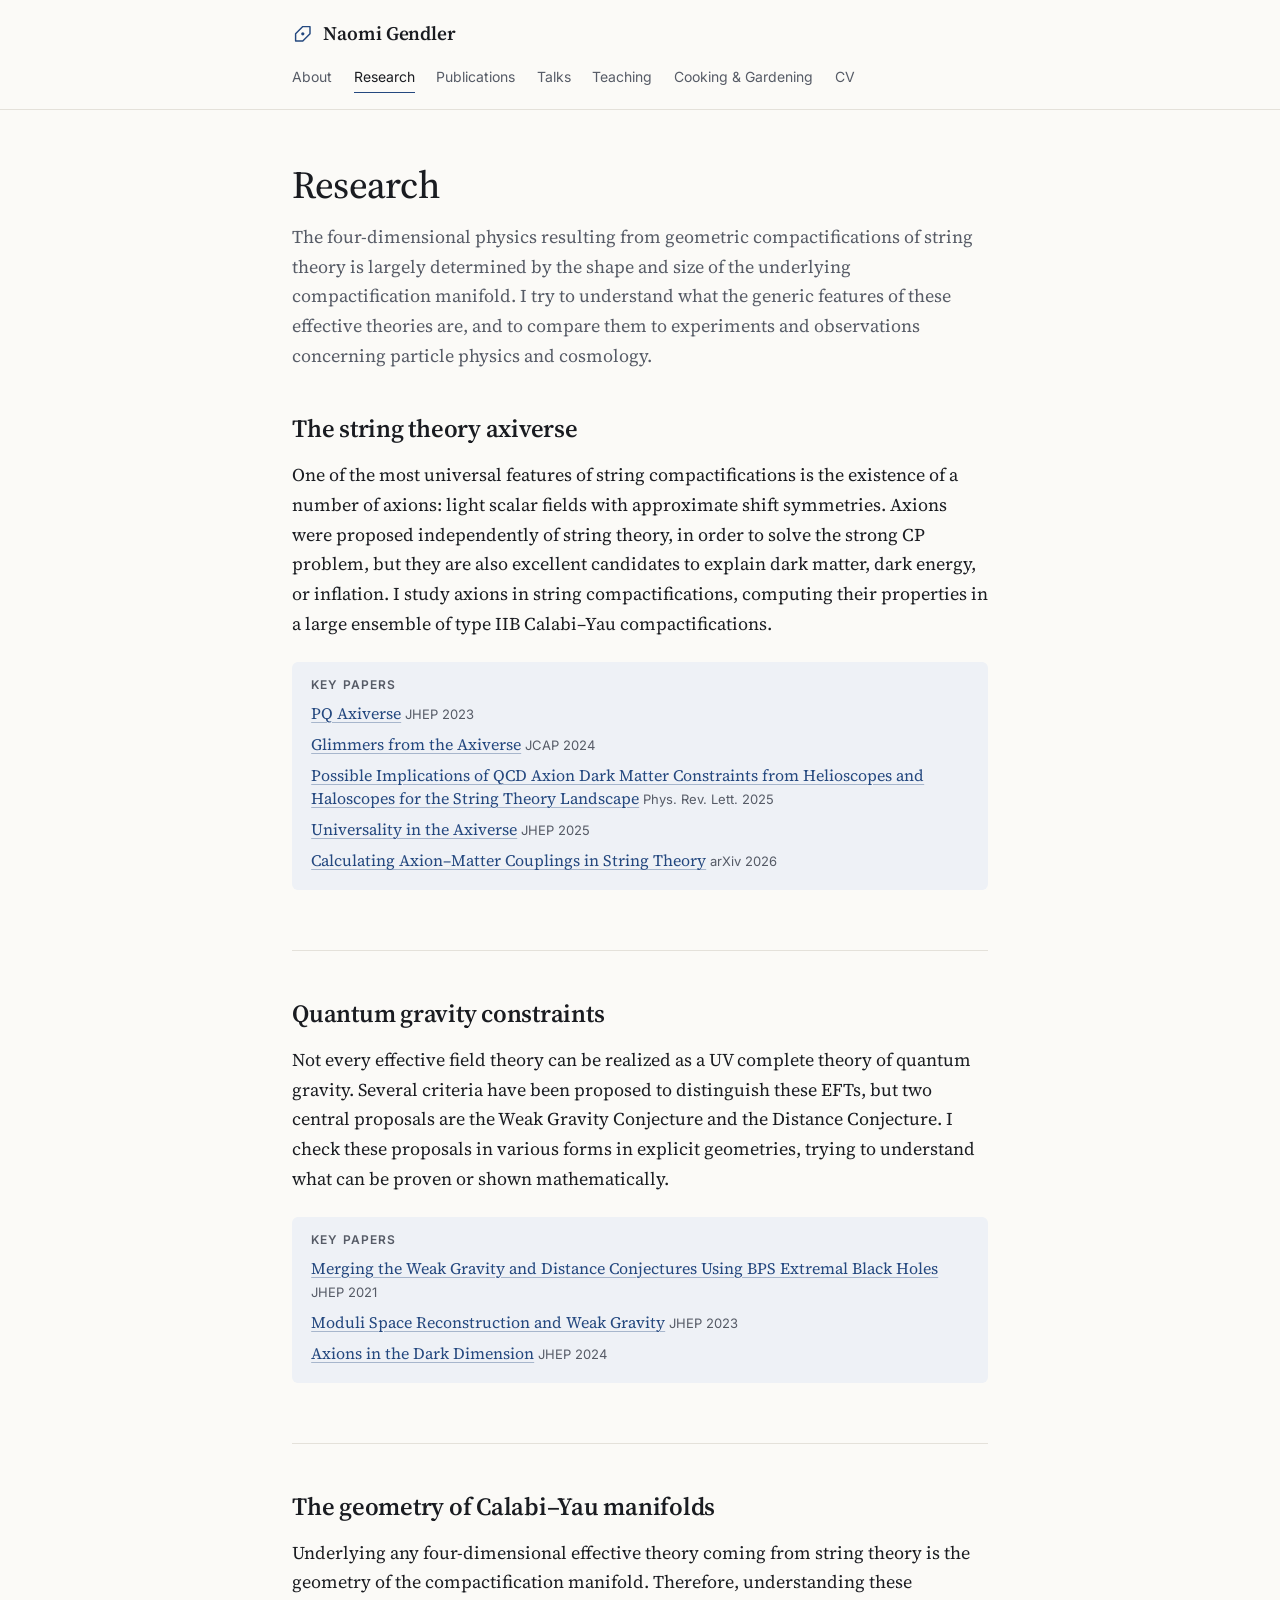
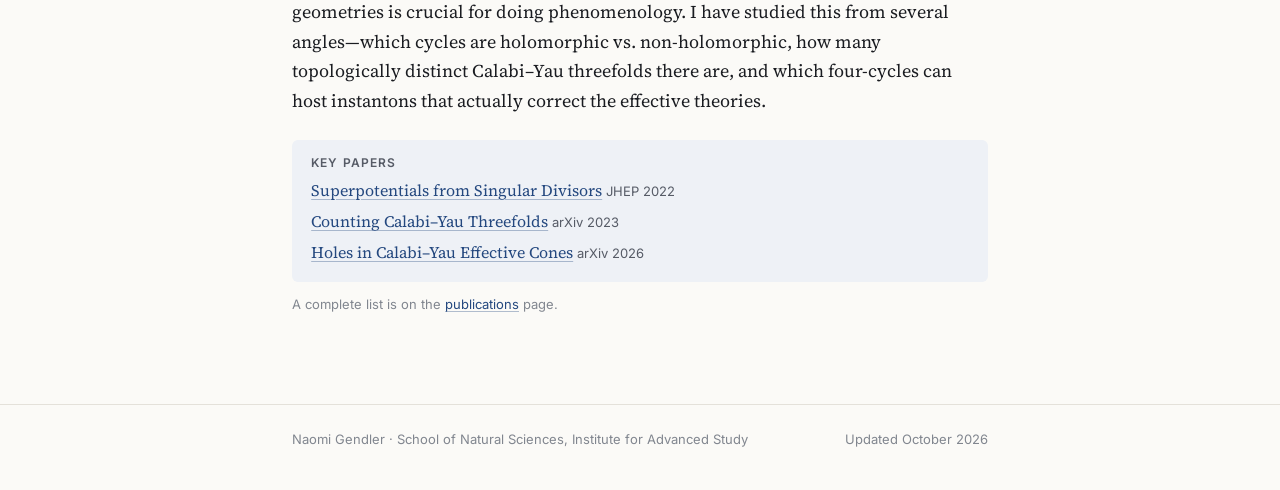
<file: research.html>
<!doctype html>
<html lang="en">
<head>
<meta charset="utf-8">
<meta name="viewport" content="width=device-width, initial-scale=1">
<title>Research · Naomi Gendler</title>
<meta name="description" content="Research of Naomi Gendler: the string theory axiverse, quantum gravity constraints on effective field theories, and the geometry of Calabi–Yau manifolds.">
<link rel="canonical" href="https://naomi-gendler.com/research.html">
<meta name="theme-color" content="#fbfaf7" media="(prefers-color-scheme: light)">
<meta name="theme-color" content="#111317" media="(prefers-color-scheme: dark)">
<link rel="icon" href="assets/favicon.svg" type="image/svg+xml">
<link rel="preconnect" href="https://fonts.googleapis.com">
<link rel="preconnect" href="https://fonts.gstatic.com" crossorigin>
<link rel="stylesheet" href="https://fonts.googleapis.com/css2?family=Inter:wght@400;500;600&family=Source+Serif+4:ital,opsz,wght@0,8..60,400..600;1,8..60,400&display=swap">
<link rel="stylesheet" href="assets/style.css">
</head>
<body>
<a class="skip" href="#main">Skip to content</a>

<header class="site-header">
  <div class="wrap">
    <a class="site-name" href="./">
      <svg viewBox="0 0 24 24" aria-hidden="true"><polygon points="20,12 20,4 12,4 4,12 4,20 12,20" fill="none" stroke="var(--accent)" stroke-width="1.6" stroke-linejoin="round"/><circle cx="12" cy="12" r="1.8" fill="var(--accent)"/></svg>
      Naomi Gendler
    </a>
    <nav class="site-nav" aria-label="Main">
      <ul>
        <li><a href="./">About</a></li>
        <li><a href="research.html" aria-current="page">Research</a></li>
        <li><a href="publications.html">Publications</a></li>
        <li><a href="talks.html">Talks</a></li>
        <li><a href="teaching.html">Teaching</a></li>
        <li><a href="cooking-gardening.html">Cooking &amp; Gardening</a></li>
        <li><a href="Gendler_CV.pdf">CV</a></li>
      </ul>
    </nav>
  </div>
</header>

<main id="main">
  <div class="wrap">
    <h1 class="page-title">Research</h1>
    <p class="page-intro">The four-dimensional physics resulting from geometric compactifications of string theory is largely determined by the shape and size of the underlying compactification manifold. I try to understand what the generic features of these effective theories are, and to compare them to experiments and observations concerning particle physics and cosmology.</p>

    <section class="theme" id="axiverse">
      <h2>The string theory axiverse</h2>
      <p>One of the most universal features of string compactifications is the existence of a number of axions: light scalar fields with approximate shift symmetries. Axions were proposed independently of string theory, in order to solve the strong CP problem, but they are also excellent candidates to explain dark matter, dark energy, or inflation. I study axions in string compactifications, computing their properties in a large ensemble of type IIB Calabi–Yau compactifications.</p>
      <div class="key-papers">
        <h3>Key papers</h3>
        <ul>
          <li><a href="https://arxiv.org/abs/2112.04503">PQ Axiverse</a> <span class="venue">JHEP 2023</span></li>
          <li><a href="https://arxiv.org/abs/2309.13145">Glimmers from the Axiverse</a> <span class="venue">JCAP 2024</span></li>
          <li><a href="https://arxiv.org/abs/2407.07143">Possible Implications of QCD Axion Dark Matter Constraints from Helioscopes and Haloscopes for the String Theory Landscape</a> <span class="venue">Phys. Rev. Lett. 2025</span></li>
          <li><a href="https://arxiv.org/abs/2507.12516">Universality in the Axiverse</a> <span class="venue">JHEP 2025</span></li>
          <li><a href="https://arxiv.org/abs/2609.20911">Calculating Axion–Matter Couplings in String Theory</a> <span class="venue">arXiv 2026</span></li>
        </ul>
      </div>
    </section>

    <section class="theme" id="swampland">
      <h2>Quantum gravity constraints</h2>
      <p>Not every effective field theory can be realized as a UV complete theory of quantum gravity. Several criteria have been proposed to distinguish these EFTs, but two central proposals are the Weak Gravity Conjecture and the Distance Conjecture. I check these proposals in various forms in explicit geometries, trying to understand what can be proven or shown mathematically.</p>
      <div class="key-papers">
        <h3>Key papers</h3>
        <ul>
          <li><a href="https://arxiv.org/abs/2004.10768">Merging the Weak Gravity and Distance Conjectures Using BPS Extremal Black Holes</a> <span class="venue">JHEP 2021</span></li>
          <li><a href="https://arxiv.org/abs/2212.10573">Moduli Space Reconstruction and Weak Gravity</a> <span class="venue">JHEP 2023</span></li>
          <li><a href="https://arxiv.org/abs/2404.15414">Axions in the Dark Dimension</a> <span class="venue">JHEP 2024</span></li>
        </ul>
      </div>
    </section>

    <section class="theme" id="geometry">
      <h2>The geometry of Calabi–Yau manifolds</h2>
      <p>Underlying any four-dimensional effective theory coming from string theory is the geometry of the compactification manifold. Therefore, understanding these geometries is crucial for doing phenomenology. I have studied this from several angles—which cycles are holomorphic vs. non-holomorphic, how many topologically distinct Calabi–Yau threefolds there are, and which four-cycles can host instantons that actually correct the effective theories.</p>
      <div class="key-papers">
        <h3>Key papers</h3>
        <ul>
          <li><a href="https://arxiv.org/abs/2204.06566">Superpotentials from Singular Divisors</a> <span class="venue">JHEP 2022</span></li>
          <li><a href="https://arxiv.org/abs/2310.06820">Counting Calabi–Yau Threefolds</a> <span class="venue">arXiv 2023</span></li>
          <li><a href="https://arxiv.org/abs/2603.11173">Holes in Calabi–Yau Effective Cones</a> <span class="venue">arXiv 2026</span></li>
        </ul>
      </div>
    </section>

    <p class="note">A complete list is on the <a href="publications.html">publications</a> page.</p>
  </div>
</main>

<footer class="site-footer">
  <div class="wrap">
    <span>Naomi Gendler · School of Natural Sciences, Institute for Advanced Study</span>
    <span>Updated October 2026</span>
  </div>
</footer>
</body>
</html>
</file>
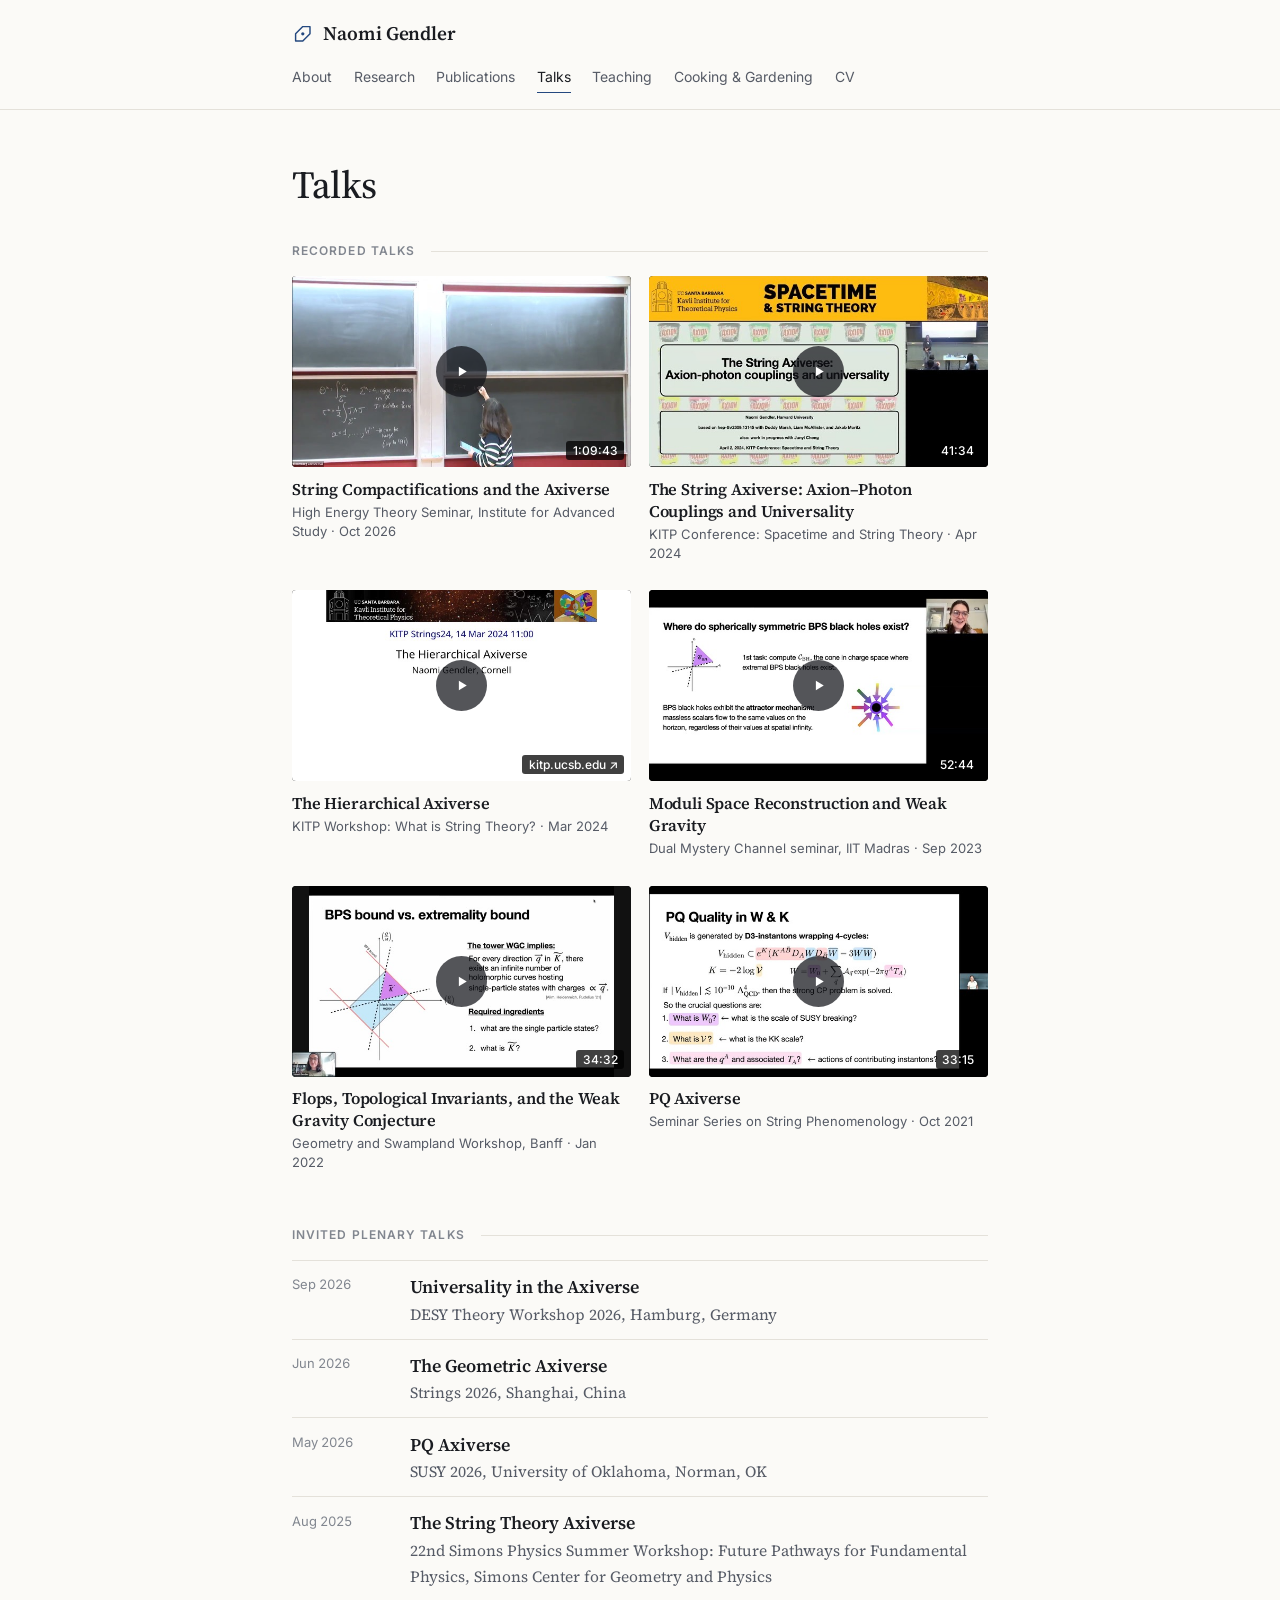
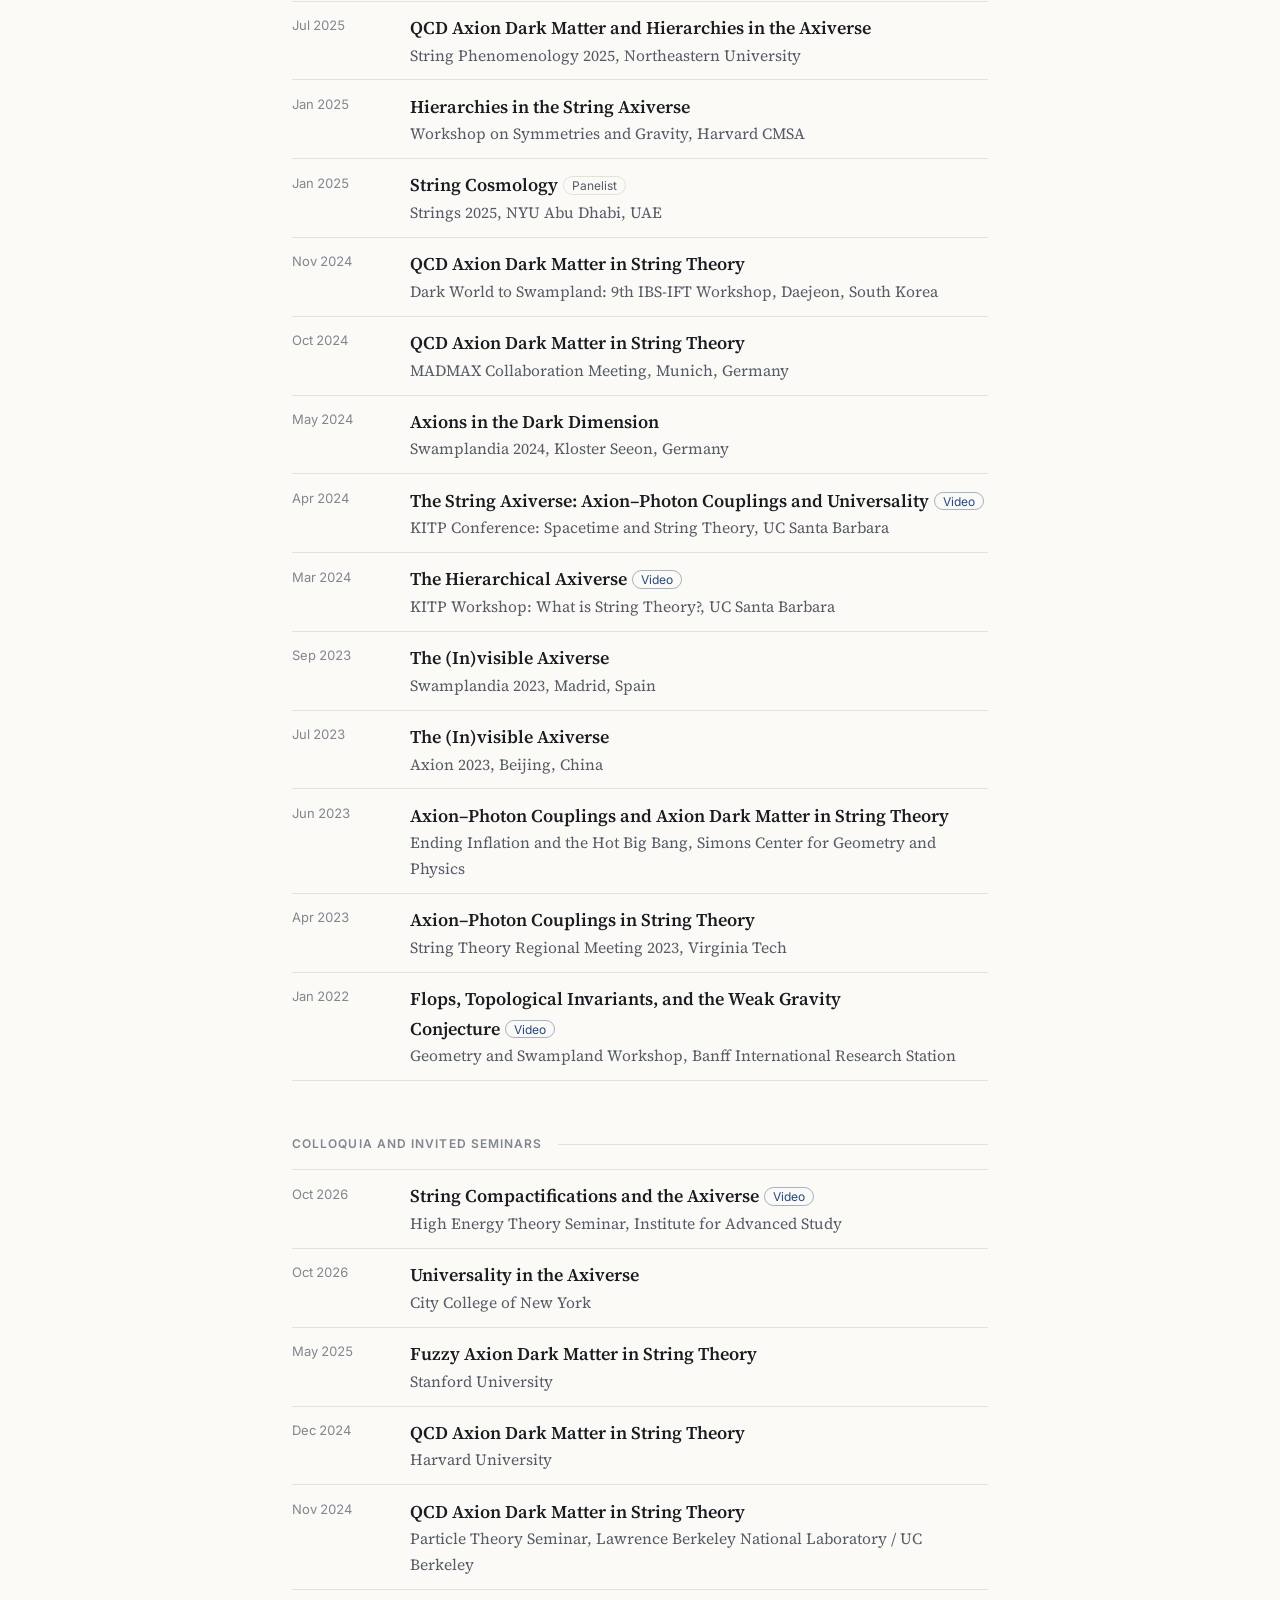
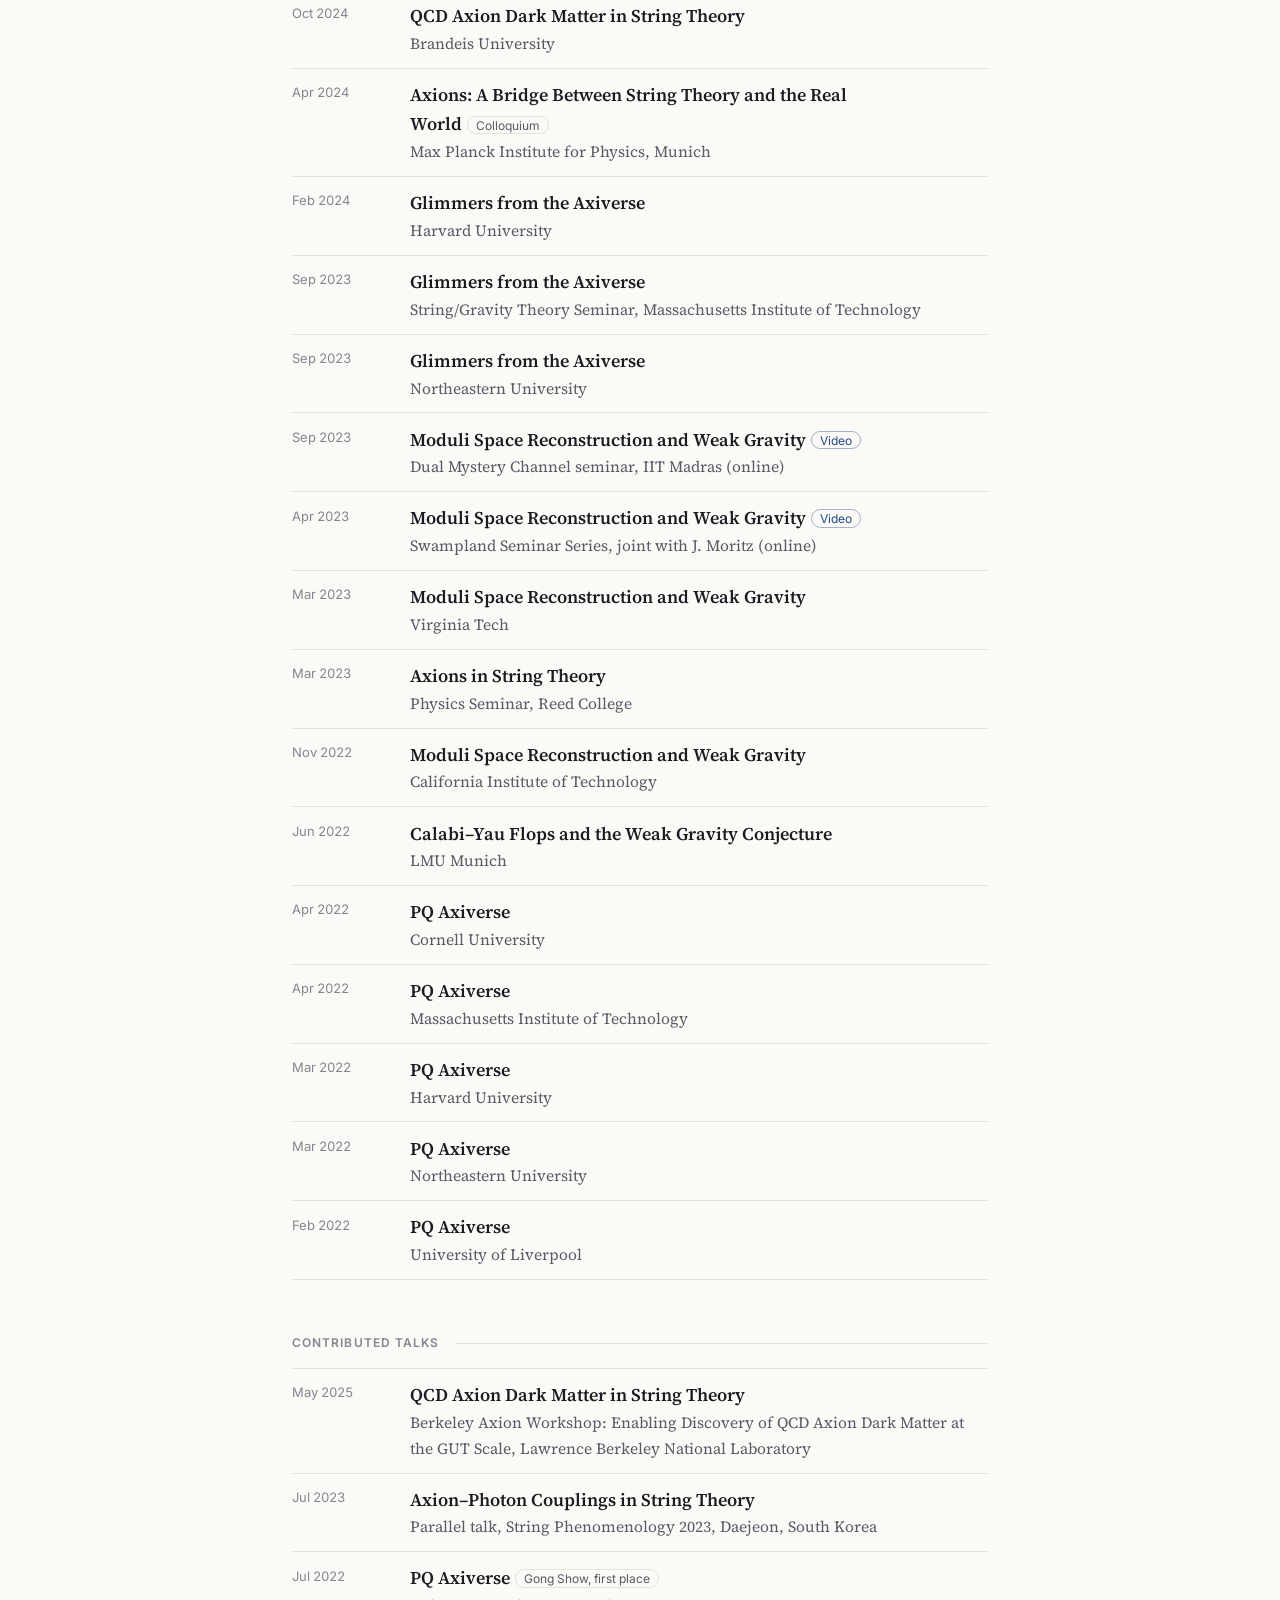
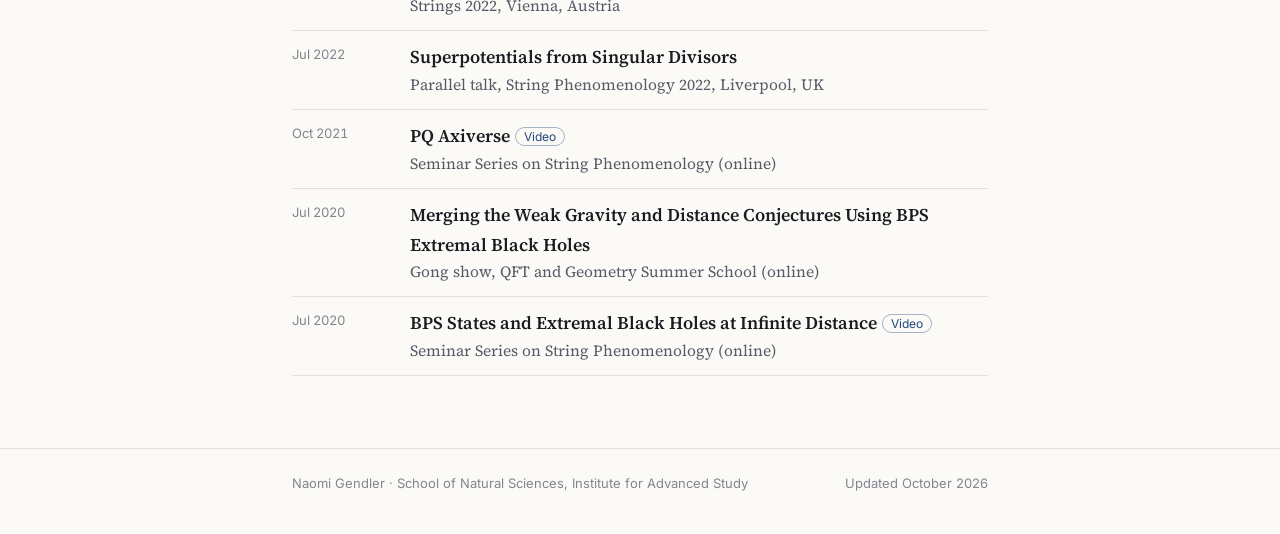
<file: talks.html>
<!doctype html>
<html lang="en">
<head>
<meta charset="utf-8">
<meta name="viewport" content="width=device-width, initial-scale=1">
<title>Talks · Naomi Gendler</title>
<meta name="description" content="Invited talks, colloquia and seminars by Naomi Gendler.">
<link rel="canonical" href="https://naomi-gendler.com/talks.html">
<meta name="theme-color" content="#fbfaf7" media="(prefers-color-scheme: light)">
<meta name="theme-color" content="#111317" media="(prefers-color-scheme: dark)">
<link rel="icon" href="assets/favicon.svg" type="image/svg+xml">
<link rel="preconnect" href="https://fonts.googleapis.com">
<link rel="preconnect" href="https://fonts.gstatic.com" crossorigin>
<link rel="stylesheet" href="https://fonts.googleapis.com/css2?family=Inter:wght@400;500;600&family=Source+Serif+4:ital,opsz,wght@0,8..60,400..600;1,8..60,400&display=swap">
<link rel="stylesheet" href="assets/style.css">
</head>
<body>
<a class="skip" href="#main">Skip to content</a>

<header class="site-header">
  <div class="wrap">
    <a class="site-name" href="./">
      <svg viewBox="0 0 24 24" aria-hidden="true"><polygon points="20,12 20,4 12,4 4,12 4,20 12,20" fill="none" stroke="var(--accent)" stroke-width="1.6" stroke-linejoin="round"/><circle cx="12" cy="12" r="1.8" fill="var(--accent)"/></svg>
      Naomi Gendler
    </a>
    <nav class="site-nav" aria-label="Main">
      <ul>
        <li><a href="./">About</a></li>
        <li><a href="research.html">Research</a></li>
        <li><a href="publications.html">Publications</a></li>
        <li><a href="talks.html" aria-current="page">Talks</a></li>
        <li><a href="teaching.html">Teaching</a></li>
        <li><a href="cooking-gardening.html">Cooking &amp; Gardening</a></li>
        <li><a href="Gendler_CV.pdf">CV</a></li>
      </ul>
    </nav>
  </div>
</header>

<main id="main">
  <div class="wrap">
    <h1 class="page-title">Talks</h1>

    <section>
      <h2 class="label">Recorded talks</h2>
      <div class="videos">
        <article class="video">
          <a class="video-thumb" href="https://www.youtube.com/watch?v=p9IUOiCvhYY" data-youtube="p9IUOiCvhYY" aria-label="Play: String Compactifications and the Axiverse"><img src="assets/talks/p9IUOiCvhYY.jpg" alt="" width="640" height="360" loading="lazy" decoding="async"><span class="video-time">1:09:43</span></a>
          <h3 class="video-title">String Compactifications and the Axiverse</h3>
          <p class="video-meta">High Energy Theory Seminar, Institute for Advanced Study · Oct 2026</p>
        </article>
        <article class="video">
          <a class="video-thumb" href="https://www.youtube.com/watch?v=Zxe3c380koY" data-youtube="Zxe3c380koY" aria-label="Play: The String Axiverse: Axion–Photon Couplings and Universality"><img src="assets/talks/Zxe3c380koY.jpg" alt="" width="640" height="360" loading="lazy" decoding="async"><span class="video-time">41:34</span></a>
          <h3 class="video-title">The String Axiverse: Axion–Photon Couplings and Universality</h3>
          <p class="video-meta">KITP Conference: Spacetime and String Theory · Apr 2024</p>
        </article>
        <article class="video">
          <a class="video-thumb" href="https://online.kitp.ucsb.edu/online/strings24/gendler/rm/jwvideo.html" aria-label="Watch on the KITP website: The Hierarchical Axiverse"><img src="assets/talks/kitp-hierarchical.jpg" alt="" width="640" height="360" loading="lazy" decoding="async"><span class="video-time">kitp.ucsb.edu ↗</span></a>
          <h3 class="video-title">The Hierarchical Axiverse</h3>
          <p class="video-meta">KITP Workshop: What is String Theory? · Mar 2024</p>
        </article>
        <article class="video">
          <a class="video-thumb" href="https://www.youtube.com/watch?v=VkXZjLx6xFU" data-youtube="VkXZjLx6xFU" aria-label="Play: Moduli Space Reconstruction and Weak Gravity"><img src="assets/talks/VkXZjLx6xFU.jpg" alt="" width="640" height="360" loading="lazy" decoding="async"><span class="video-time">52:44</span></a>
          <h3 class="video-title">Moduli Space Reconstruction and Weak Gravity</h3>
          <p class="video-meta">Dual Mystery Channel seminar, IIT Madras · Sep 2023</p>
        </article>
        <article class="video">
          <a class="video-thumb" href="https://www.youtube.com/watch?v=IuGuE66rVWs" data-youtube="IuGuE66rVWs" aria-label="Play: Flops, Topological Invariants, and the Weak Gravity Conjecture"><img src="assets/talks/IuGuE66rVWs.jpg" alt="" width="640" height="360" loading="lazy" decoding="async"><span class="video-time">34:32</span></a>
          <h3 class="video-title">Flops, Topological Invariants, and the Weak Gravity Conjecture</h3>
          <p class="video-meta">Geometry and Swampland Workshop, Banff · Jan 2022</p>
        </article>
        <article class="video">
          <a class="video-thumb" href="https://www.youtube.com/watch?v=RwX8eHJSDD0" data-youtube="RwX8eHJSDD0" aria-label="Play: PQ Axiverse"><img src="assets/talks/RwX8eHJSDD0.jpg" alt="" width="640" height="360" loading="lazy" decoding="async"><span class="video-time">33:15</span></a>
          <h3 class="video-title">PQ Axiverse</h3>
          <p class="video-meta">Seminar Series on String Phenomenology · Oct 2021</p>
        </article>
      </div>
    </section>

    <section>
      <h2 class="label">Invited plenary talks</h2>
      <ul class="dated">
        <li><span class="when">Sep 2026</span><span><span class="title">Universality in the Axiverse</span><span class="where">DESY Theory Workshop 2026, Hamburg, Germany</span></span></li>
        <li><span class="when">Jun 2026</span><span><span class="title">The Geometric Axiverse</span><span class="where">Strings 2026, Shanghai, China</span></span></li>
        <li><span class="when">May 2026</span><span><span class="title">PQ Axiverse</span><span class="where">SUSY 2026, University of Oklahoma, Norman, OK</span></span></li>
        <li><span class="when">Aug 2025</span><span><span class="title">The String Theory Axiverse</span><span class="where">22nd Simons Physics Summer Workshop: Future Pathways for Fundamental Physics, Simons Center for Geometry and Physics</span></span></li>
        <li><span class="when">Jul 2025</span><span><span class="title">QCD Axion Dark Matter and Hierarchies in the Axiverse</span><span class="where">String Phenomenology 2025, Northeastern University</span></span></li>
        <li><span class="when">Jan 2025</span><span><span class="title">Hierarchies in the String Axiverse</span><span class="where">Workshop on Symmetries and Gravity, Harvard CMSA</span></span></li>
        <li><span class="when">Jan 2025</span><span><span class="title">String Cosmology</span><span class="tag">Panelist</span><span class="where">Strings 2025, NYU Abu Dhabi, UAE</span></span></li>
        <li><span class="when">Nov 2024</span><span><span class="title">QCD Axion Dark Matter in String Theory</span><span class="where">Dark World to Swampland: 9th IBS-IFT Workshop, Daejeon, South Korea</span></span></li>
        <li><span class="when">Oct 2024</span><span><span class="title">QCD Axion Dark Matter in String Theory</span><span class="where">MADMAX Collaboration Meeting, Munich, Germany</span></span></li>
        <li><span class="when">May 2024</span><span><span class="title">Axions in the Dark Dimension</span><span class="where">Swamplandia 2024, Kloster Seeon, Germany</span></span></li>
        <li><span class="when">Apr 2024</span><span><span class="title">The String Axiverse: Axion–Photon Couplings and Universality</span><a class="tag tag-link" href="https://www.youtube.com/watch?v=Zxe3c380koY">Video</a><span class="where">KITP Conference: Spacetime and String Theory, UC Santa Barbara</span></span></li>
        <li><span class="when">Mar 2024</span><span><span class="title">The Hierarchical Axiverse</span><a class="tag tag-link" href="https://online.kitp.ucsb.edu/online/strings24/gendler/rm/jwvideo.html">Video</a><span class="where">KITP Workshop: What is String Theory?, UC Santa Barbara</span></span></li>
        <li><span class="when">Sep 2023</span><span><span class="title">The (In)visible Axiverse</span><span class="where">Swamplandia 2023, Madrid, Spain</span></span></li>
        <li><span class="when">Jul 2023</span><span><span class="title">The (In)visible Axiverse</span><span class="where">Axion 2023, Beijing, China</span></span></li>
        <li><span class="when">Jun 2023</span><span><span class="title">Axion–Photon Couplings and Axion Dark Matter in String Theory</span><span class="where">Ending Inflation and the Hot Big Bang, Simons Center for Geometry and Physics</span></span></li>
        <li><span class="when">Apr 2023</span><span><span class="title">Axion–Photon Couplings in String Theory</span><span class="where">String Theory Regional Meeting 2023, Virginia Tech</span></span></li>
        <li><span class="when">Jan 2022</span><span><span class="title">Flops, Topological Invariants, and the Weak Gravity Conjecture</span><a class="tag tag-link" href="https://www.youtube.com/watch?v=IuGuE66rVWs">Video</a><span class="where">Geometry and Swampland Workshop, Banff International Research Station</span></span></li>
      </ul>
    </section>

    <section>
      <h2 class="label">Colloquia and invited seminars</h2>
      <ul class="dated">
        <li><span class="when">Oct 2026</span><span><span class="title">String Compactifications and the Axiverse</span><a class="tag tag-link" href="https://www.youtube.com/watch?v=p9IUOiCvhYY">Video</a><span class="where">High Energy Theory Seminar, Institute for Advanced Study</span></span></li>
        <li><span class="when">Oct 2026</span><span><span class="title">Universality in the Axiverse</span><span class="where">City College of New York</span></span></li>
        <li><span class="when">May 2025</span><span><span class="title">Fuzzy Axion Dark Matter in String Theory</span><span class="where">Stanford University</span></span></li>
        <li><span class="when">Dec 2024</span><span><span class="title">QCD Axion Dark Matter in String Theory</span><span class="where">Harvard University</span></span></li>
        <li><span class="when">Nov 2024</span><span><span class="title">QCD Axion Dark Matter in String Theory</span><span class="where">Particle Theory Seminar, Lawrence Berkeley National Laboratory / UC Berkeley</span></span></li>
        <li><span class="when">Oct 2024</span><span><span class="title">QCD Axion Dark Matter in String Theory</span><span class="where">Brandeis University</span></span></li>
        <li><span class="when">Apr 2024</span><span><span class="title">Axions: A Bridge Between String Theory and the Real World</span><span class="tag">Colloquium</span><span class="where">Max Planck Institute for Physics, Munich</span></span></li>
        <li><span class="when">Feb 2024</span><span><span class="title">Glimmers from the Axiverse</span><span class="where">Harvard University</span></span></li>
        <li><span class="when">Sep 2023</span><span><span class="title">Glimmers from the Axiverse</span><span class="where">String/Gravity Theory Seminar, Massachusetts Institute of Technology</span></span></li>
        <li><span class="when">Sep 2023</span><span><span class="title">Glimmers from the Axiverse</span><span class="where">Northeastern University</span></span></li>
        <li><span class="when">Sep 2023</span><span><span class="title">Moduli Space Reconstruction and Weak Gravity</span><a class="tag tag-link" href="https://www.youtube.com/watch?v=VkXZjLx6xFU">Video</a><span class="where">Dual Mystery Channel seminar, IIT Madras (online)</span></span></li>
        <li><span class="when">Apr 2023</span><span><span class="title">Moduli Space Reconstruction and Weak Gravity</span><a class="tag tag-link" href="https://www.youtube.com/watch?v=RLDkdUjk9MU">Video</a><span class="where">Swampland Seminar Series, joint with J. Moritz (online)</span></span></li>
        <li><span class="when">Mar 2023</span><span><span class="title">Moduli Space Reconstruction and Weak Gravity</span><span class="where">Virginia Tech</span></span></li>
        <li><span class="when">Mar 2023</span><span><span class="title">Axions in String Theory</span><span class="where">Physics Seminar, Reed College</span></span></li>
        <li><span class="when">Nov 2022</span><span><span class="title">Moduli Space Reconstruction and Weak Gravity</span><span class="where">California Institute of Technology</span></span></li>
        <li><span class="when">Jun 2022</span><span><span class="title">Calabi–Yau Flops and the Weak Gravity Conjecture</span><span class="where">LMU Munich</span></span></li>
        <li><span class="when">Apr 2022</span><span><span class="title">PQ Axiverse</span><span class="where">Cornell University</span></span></li>
        <li><span class="when">Apr 2022</span><span><span class="title">PQ Axiverse</span><span class="where">Massachusetts Institute of Technology</span></span></li>
        <li><span class="when">Mar 2022</span><span><span class="title">PQ Axiverse</span><span class="where">Harvard University</span></span></li>
        <li><span class="when">Mar 2022</span><span><span class="title">PQ Axiverse</span><span class="where">Northeastern University</span></span></li>
        <li><span class="when">Feb 2022</span><span><span class="title">PQ Axiverse</span><span class="where">University of Liverpool</span></span></li>
      </ul>
    </section>

    <section>
      <h2 class="label">Contributed talks</h2>
      <ul class="dated">
        <li><span class="when">May 2025</span><span><span class="title">QCD Axion Dark Matter in String Theory</span><span class="where">Berkeley Axion Workshop: Enabling Discovery of QCD Axion Dark Matter at the GUT Scale, Lawrence Berkeley National Laboratory</span></span></li>
        <li><span class="when">Jul 2023</span><span><span class="title">Axion–Photon Couplings in String Theory</span><span class="where">Parallel talk, String Phenomenology 2023, Daejeon, South Korea</span></span></li>
        <li><span class="when">Jul 2022</span><span><span class="title">PQ Axiverse</span><span class="tag">Gong Show, first place</span><span class="where">Strings 2022, Vienna, Austria</span></span></li>
        <li><span class="when">Jul 2022</span><span><span class="title">Superpotentials from Singular Divisors</span><span class="where">Parallel talk, String Phenomenology 2022, Liverpool, UK</span></span></li>
        <li><span class="when">Oct 2021</span><span><span class="title">PQ Axiverse</span><a class="tag tag-link" href="https://www.youtube.com/watch?v=RwX8eHJSDD0">Video</a><span class="where">Seminar Series on String Phenomenology (online)</span></span></li>
        <li><span class="when">Jul 2020</span><span><span class="title">Merging the Weak Gravity and Distance Conjectures Using BPS Extremal Black Holes</span><span class="where">Gong show, QFT and Geometry Summer School (online)</span></span></li>
        <li><span class="when">Jul 2020</span><span><span class="title">BPS States and Extremal Black Holes at Infinite Distance</span><a class="tag tag-link" href="https://www.youtube.com/watch?v=UGN4hVCWi5Y">Video</a><span class="where">Seminar Series on String Phenomenology (online)</span></span></li>
      </ul>
    </section>
  </div>
</main>

<footer class="site-footer">
  <div class="wrap">
    <span>Naomi Gendler · School of Natural Sciences, Institute for Advanced Study</span>
    <span>Updated October 2026</span>
  </div>
</footer>
<script>
  // Plays a recorded talk in place. Without JavaScript the link opens YouTube.
  document.querySelectorAll("[data-youtube]").forEach(function (a) {
    a.addEventListener("click", function (e) {
      e.preventDefault();
      var f = document.createElement("iframe");
      f.className = "video-frame";
      f.src = "https://www.youtube-nocookie.com/embed/" + a.dataset.youtube + "?autoplay=1&rel=0";
      f.title = a.getAttribute("aria-label").replace(/^Play: /, "");
      f.allow = "autoplay; encrypted-media; picture-in-picture; fullscreen";
      f.allowFullscreen = true;
      a.replaceWith(f);
    });
  });
</script>
</body>
</html>
</file>
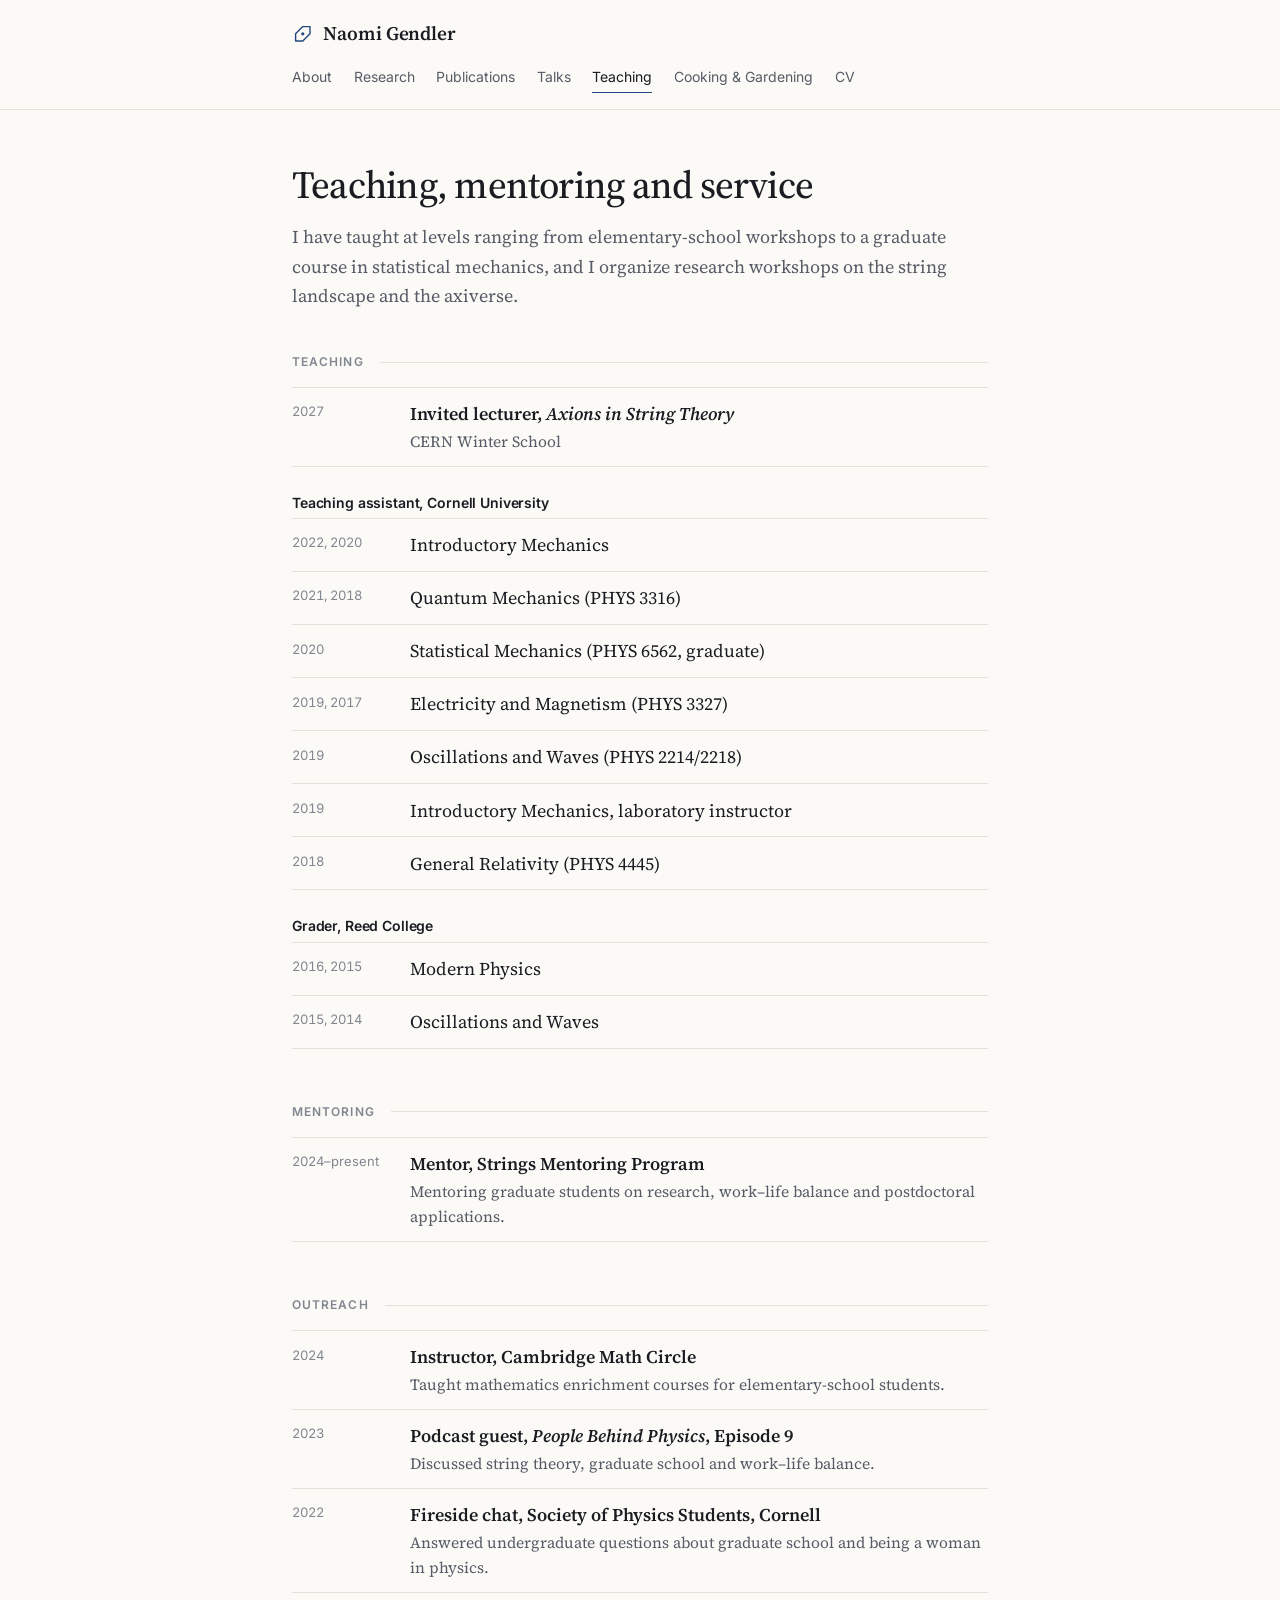
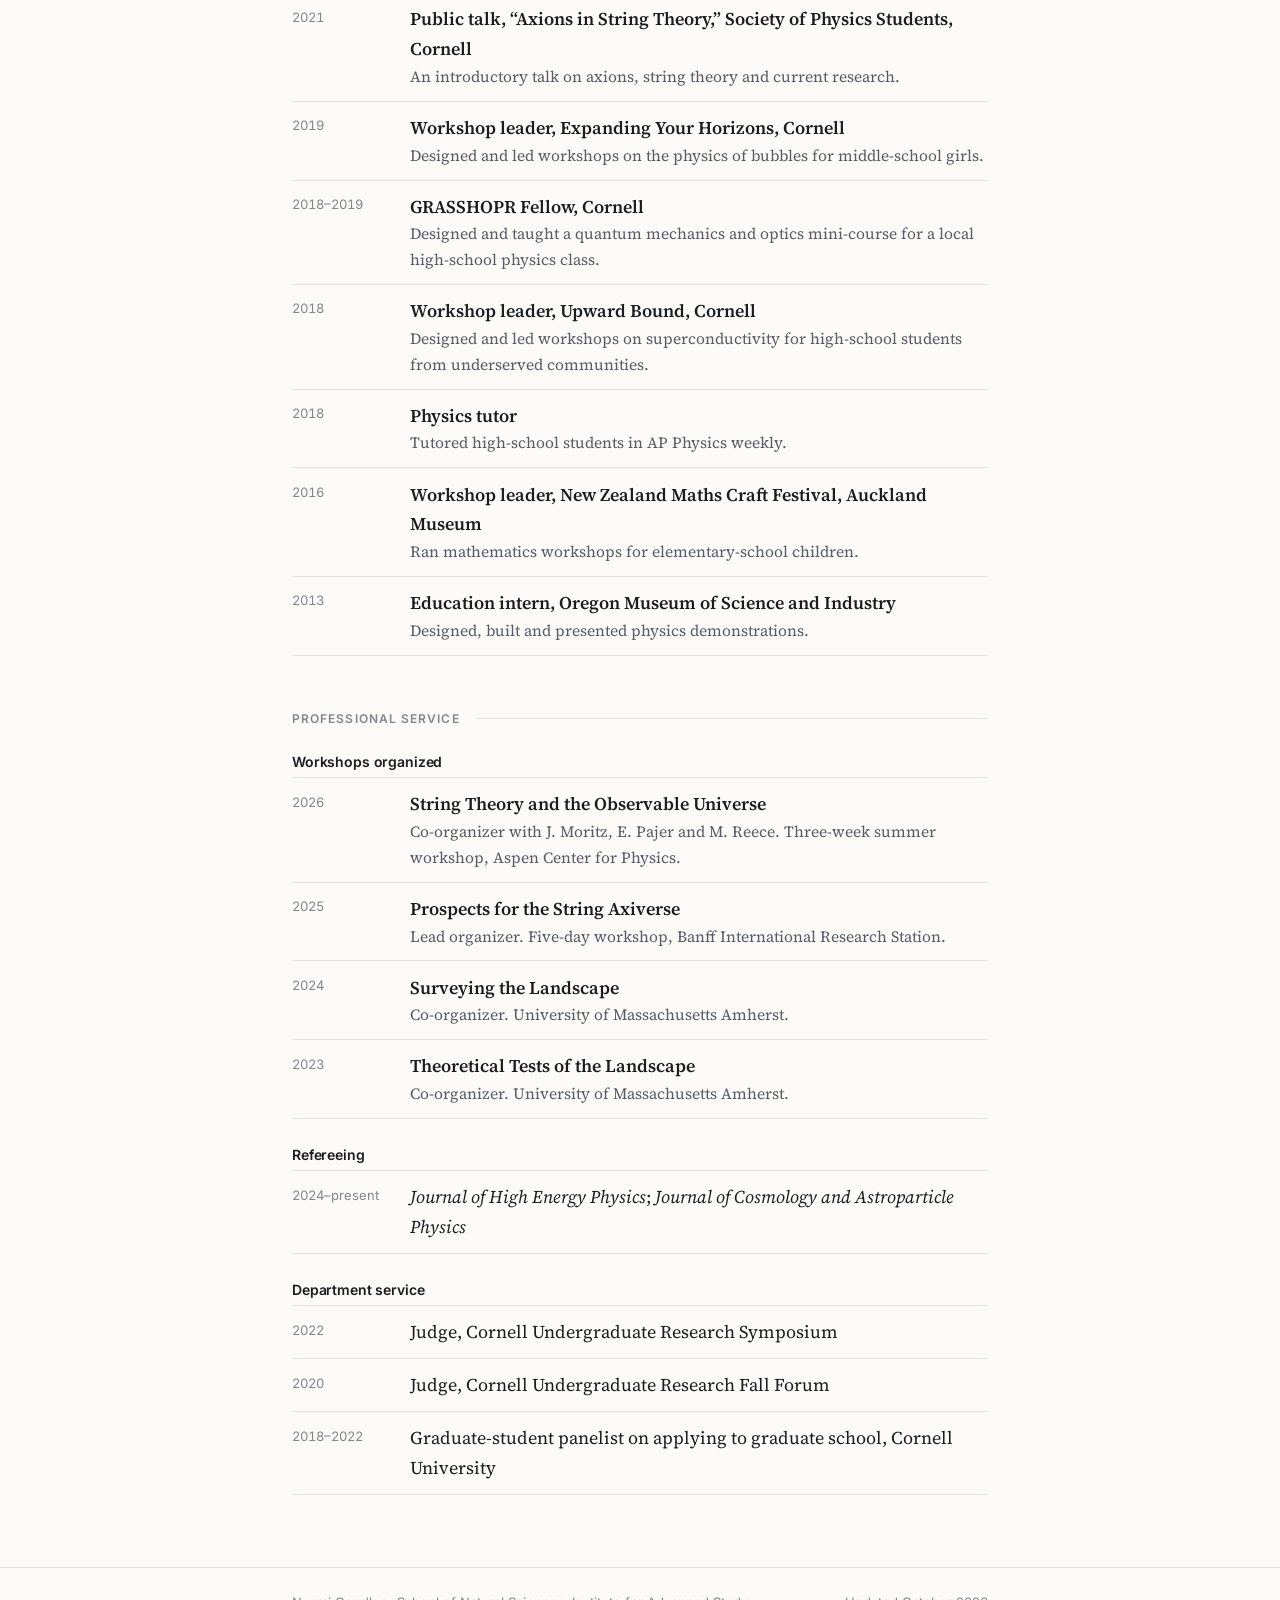
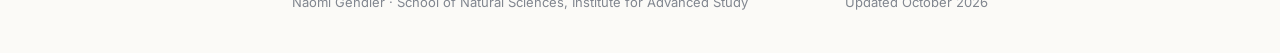
<file: teaching.html>
<!doctype html>
<html lang="en">
<head>
<meta charset="utf-8">
<meta name="viewport" content="width=device-width, initial-scale=1">
<title>Teaching and Service · Naomi Gendler</title>
<meta name="description" content="Teaching, mentoring, outreach and professional service of Naomi Gendler.">
<link rel="canonical" href="https://naomi-gendler.com/teaching.html">
<meta name="theme-color" content="#fbfaf7" media="(prefers-color-scheme: light)">
<meta name="theme-color" content="#111317" media="(prefers-color-scheme: dark)">
<link rel="icon" href="assets/favicon.svg" type="image/svg+xml">
<link rel="preconnect" href="https://fonts.googleapis.com">
<link rel="preconnect" href="https://fonts.gstatic.com" crossorigin>
<link rel="stylesheet" href="https://fonts.googleapis.com/css2?family=Inter:wght@400;500;600&family=Source+Serif+4:ital,opsz,wght@0,8..60,400..600;1,8..60,400&display=swap">
<link rel="stylesheet" href="assets/style.css">
</head>
<body>
<a class="skip" href="#main">Skip to content</a>

<header class="site-header">
  <div class="wrap">
    <a class="site-name" href="./">
      <svg viewBox="0 0 24 24" aria-hidden="true"><polygon points="20,12 20,4 12,4 4,12 4,20 12,20" fill="none" stroke="var(--accent)" stroke-width="1.6" stroke-linejoin="round"/><circle cx="12" cy="12" r="1.8" fill="var(--accent)"/></svg>
      Naomi Gendler
    </a>
    <nav class="site-nav" aria-label="Main">
      <ul>
        <li><a href="./">About</a></li>
        <li><a href="research.html">Research</a></li>
        <li><a href="publications.html">Publications</a></li>
        <li><a href="talks.html">Talks</a></li>
        <li><a href="teaching.html" aria-current="page">Teaching</a></li>
        <li><a href="cooking-gardening.html">Cooking &amp; Gardening</a></li>
        <li><a href="Gendler_CV.pdf">CV</a></li>
      </ul>
    </nav>
  </div>
</header>

<main id="main">
  <div class="wrap">
    <h1 class="page-title">Teaching, mentoring and service</h1>
    <p class="page-intro">I have taught at levels ranging from elementary-school workshops to a graduate course in statistical mechanics, and I organize research workshops on the string landscape and the axiverse.</p>

    <section>
      <h2 class="label">Teaching</h2>
      <ul class="dated">
        <li><span class="when">2027</span><span><span class="title">Invited lecturer, <em>Axions in String Theory</em></span><span class="where">CERN Winter School</span></span></li>
      </ul>

      <h3 class="sublabel">Teaching assistant, Cornell University</h3>
      <ul class="dated">
        <li><span class="when">2022, 2020</span><span>Introductory Mechanics</span></li>
        <li><span class="when">2021, 2018</span><span>Quantum Mechanics (PHYS 3316)</span></li>
        <li><span class="when">2020</span><span>Statistical Mechanics (PHYS 6562, graduate)</span></li>
        <li><span class="when">2019, 2017</span><span>Electricity and Magnetism (PHYS 3327)</span></li>
        <li><span class="when">2019</span><span>Oscillations and Waves (PHYS 2214/2218)</span></li>
        <li><span class="when">2019</span><span>Introductory Mechanics, laboratory instructor</span></li>
        <li><span class="when">2018</span><span>General Relativity (PHYS 4445)</span></li>
      </ul>

      <h3 class="sublabel">Grader, Reed College</h3>
      <ul class="dated">
        <li><span class="when">2016, 2015</span><span>Modern Physics</span></li>
        <li><span class="when">2015, 2014</span><span>Oscillations and Waves</span></li>
      </ul>
    </section>

    <section>
      <h2 class="label">Mentoring</h2>
      <ul class="dated">
        <li><span class="when">2024–present</span><span><span class="title">Mentor, Strings Mentoring Program</span><span class="where">Mentoring graduate students on research, work–life balance and postdoctoral applications.</span></span></li>
      </ul>
    </section>

    <section>
      <h2 class="label">Outreach</h2>
      <ul class="dated">
        <li><span class="when">2024</span><span><span class="title">Instructor, Cambridge Math Circle</span><span class="where">Taught mathematics enrichment courses for elementary-school students.</span></span></li>
        <li><span class="when">2023</span><span><span class="title">Podcast guest, <em>People Behind Physics</em>, Episode 9</span><span class="where">Discussed string theory, graduate school and work–life balance.</span></span></li>
        <li><span class="when">2022</span><span><span class="title">Fireside chat, Society of Physics Students, Cornell</span><span class="where">Answered undergraduate questions about graduate school and being a woman in physics.</span></span></li>
        <li><span class="when">2021</span><span><span class="title">Public talk, “Axions in String Theory,” Society of Physics Students, Cornell</span><span class="where">An introductory talk on axions, string theory and current research.</span></span></li>
        <li><span class="when">2019</span><span><span class="title">Workshop leader, Expanding Your Horizons, Cornell</span><span class="where">Designed and led workshops on the physics of bubbles for middle-school girls.</span></span></li>
        <li><span class="when">2018–2019</span><span><span class="title">GRASSHOPR Fellow, Cornell</span><span class="where">Designed and taught a quantum mechanics and optics mini-course for a local high-school physics class.</span></span></li>
        <li><span class="when">2018</span><span><span class="title">Workshop leader, Upward Bound, Cornell</span><span class="where">Designed and led workshops on superconductivity for high-school students from underserved communities.</span></span></li>
        <li><span class="when">2018</span><span><span class="title">Physics tutor</span><span class="where">Tutored high-school students in AP Physics weekly.</span></span></li>
        <li><span class="when">2016</span><span><span class="title">Workshop leader, New Zealand Maths Craft Festival, Auckland Museum</span><span class="where">Ran mathematics workshops for elementary-school children.</span></span></li>
        <li><span class="when">2013</span><span><span class="title">Education intern, Oregon Museum of Science and Industry</span><span class="where">Designed, built and presented physics demonstrations.</span></span></li>
      </ul>
    </section>

    <section>
      <h2 class="label">Professional service</h2>
      <h3 class="sublabel">Workshops organized</h3>
      <ul class="dated">
        <li><span class="when">2026</span><span><span class="title">String Theory and the Observable Universe</span><span class="where">Co-organizer with J. Moritz, E. Pajer and M. Reece. Three-week summer workshop, Aspen Center for Physics.</span></span></li>
        <li><span class="when">2025</span><span><span class="title">Prospects for the String Axiverse</span><span class="where">Lead organizer. Five-day workshop, Banff International Research Station.</span></span></li>
        <li><span class="when">2024</span><span><span class="title">Surveying the Landscape</span><span class="where">Co-organizer. University of Massachusetts Amherst.</span></span></li>
        <li><span class="when">2023</span><span><span class="title">Theoretical Tests of the Landscape</span><span class="where">Co-organizer. University of Massachusetts Amherst.</span></span></li>
      </ul>

      <h3 class="sublabel">Refereeing</h3>
      <ul class="dated">
        <li><span class="when">2024–present</span><span><em>Journal of High Energy Physics</em>; <em>Journal of Cosmology and Astroparticle Physics</em></span></li>
      </ul>

      <h3 class="sublabel">Department service</h3>
      <ul class="dated">
        <li><span class="when">2022</span><span>Judge, Cornell Undergraduate Research Symposium</span></li>
        <li><span class="when">2020</span><span>Judge, Cornell Undergraduate Research Fall Forum</span></li>
        <li><span class="when">2018–2022</span><span>Graduate-student panelist on applying to graduate school, Cornell University</span></li>
      </ul>
    </section>
  </div>
</main>

<footer class="site-footer">
  <div class="wrap">
    <span>Naomi Gendler · School of Natural Sciences, Institute for Advanced Study</span>
    <span>Updated October 2026</span>
  </div>
</footer>
</body>
</html>
</file>
<file: assets/style.css>
/* naomi-gendler.com: shared styles for every page */

:root {
  --bg: #fbfaf7;
  --text: #1a1c21;
  --muted: #565b66;
  --faint: #81868f;
  --rule: #e4e1da;
  --accent: #24487f;
  --accent-strong: #163463;
  --accent-wash: #eef1f6;
  --serif: "Source Serif 4", "Source Serif Pro", Georgia, "Times New Roman", serif;
  --sans: "Inter", ui-sans-serif, system-ui, -apple-system, "Segoe UI", Roboto, sans-serif;
  --measure: 46rem;
  color-scheme: light;
}

@media (prefers-color-scheme: dark) {
  :root {
    --bg: #111317;
    --text: #e6e4df;
    --muted: #a6aab3;
    --faint: #7d828c;
    --rule: #2a2e35;
    --accent: #9fbbea;
    --accent-strong: #c6d6f3;
    --accent-wash: #19202b;
    color-scheme: dark;
  }
}

*, *::before, *::after { box-sizing: border-box; }

html { -webkit-text-size-adjust: 100%; text-size-adjust: 100%; }

body {
  margin: 0;
  background: var(--bg);
  color: var(--text);
  font-family: var(--serif);
  font-size: 1.125rem;
  line-height: 1.65;
  font-optical-sizing: auto;
  -webkit-font-smoothing: antialiased;
  -moz-osx-font-smoothing: grayscale;
}

a {
  color: var(--accent);
  text-decoration-thickness: 1px;
  text-underline-offset: 0.18em;
  text-decoration-color: color-mix(in srgb, var(--accent) 35%, transparent);
}
a:hover { color: var(--accent-strong); text-decoration-color: currentColor; }
:focus-visible { outline: 2px solid var(--accent); outline-offset: 3px; border-radius: 2px; }

p { margin: 0 0 1rem; }
em, i { font-style: italic; }

.wrap { max-width: var(--measure); margin: 0 auto; padding: 0 1.25rem; }

.skip { position: absolute; left: -9999px; }
.skip:focus { left: 1rem; top: 1rem; z-index: 10; background: var(--bg); padding: 0.5rem 0.75rem; }

/* ---------- Header ---------- */

.site-header { border-bottom: 1px solid var(--rule); }
.site-header .wrap {
  display: flex;
  flex-wrap: wrap;
  align-items: center;
  justify-content: space-between;
  gap: 0.75rem 2rem;
  padding-top: 1.15rem;
  padding-bottom: 1.05rem;
}

.site-name {
  display: inline-flex;
  align-items: center;
  gap: 0.6rem;
  font-size: 1.2rem;
  font-weight: 600;
  letter-spacing: -0.005em;
  color: var(--text);
  text-decoration: none;
}
.site-name:hover { color: var(--text); }
.site-name svg { width: 1.35rem; height: 1.35rem; flex: none; }

.site-nav { font-family: var(--sans); font-size: 0.875rem; }
.site-nav ul { list-style: none; margin: 0; padding: 0; display: flex; flex-wrap: wrap; gap: 0.25rem 1.35rem; }
.site-nav a {
  display: inline-block;
  padding: 0.2rem 0;
  color: var(--muted);
  text-decoration: none;
  border-bottom: 1.5px solid transparent;
}
.site-nav a:hover { color: var(--text); }
.site-nav a[aria-current="page"] { color: var(--text); border-bottom-color: var(--accent); }

/* ---------- Page scaffolding ---------- */

main { padding: 3.25rem 0 4.5rem; }

h1, h2, h3 { font-family: var(--serif); font-weight: 600; line-height: 1.2; letter-spacing: -0.01em; margin: 0; }

.page-title { font-size: clamp(2rem, 5vw, 2.4rem); font-weight: 500; letter-spacing: -0.02em; margin-bottom: 0.85rem; }
.page-intro { color: var(--muted); margin-bottom: 2.75rem; }
.page-title + section { margin-top: 2.25rem; }

section + section { margin-top: 3.5rem; }

/* Small uppercase label followed by a hairline, used to open list sections. */
.label {
  display: flex;
  align-items: center;
  gap: 1rem;
  margin: 0 0 1.1rem;
  font-family: var(--sans);
  font-size: 0.75rem;
  font-weight: 600;
  letter-spacing: 0.09em;
  text-transform: uppercase;
  color: var(--faint);
}
.label::after { content: ""; flex: 1; height: 1px; background: var(--rule); }

.sublabel {
  font-family: var(--sans);
  font-size: 0.875rem;
  font-weight: 600;
  color: var(--text);
  margin: 1.75rem 0 0.4rem;
}

.note { font-family: var(--sans); font-size: 0.8125rem; color: var(--faint); margin-top: 0.75rem; }

/* ---------- Home ---------- */

.hero { display: grid; grid-template-columns: minmax(0, 1fr); gap: 2.5rem; align-items: start; }
.hero:has(.portrait) { grid-template-columns: minmax(0, 1fr) 11rem; }
.hero h1 { font-size: clamp(2.5rem, 7vw, 3.2rem); font-weight: 500; letter-spacing: -0.025em; line-height: 1.05; }
.role { font-family: var(--sans); font-size: 0.95rem; line-height: 1.5; color: var(--muted); margin: 0.75rem 0 1.9rem; }
.lede { font-size: 1.3rem; line-height: 1.5; }

.portrait { margin: 0.4rem 0 0; }
.portrait img { display: block; width: 100%; height: auto; aspect-ratio: 4 / 5; object-fit: cover; border-radius: 4px; }

.contact { display: flex; flex-wrap: wrap; gap: 0.55rem; margin-top: 1.9rem; font-family: var(--sans); font-size: 0.875rem; }
.contact a {
  display: inline-flex;
  align-items: center;
  padding: 0.42rem 0.85rem;
  border: 1px solid var(--rule);
  border-radius: 999px;
  color: var(--text);
  text-decoration: none;
  transition: border-color 0.15s, color 0.15s;
}
.contact a:hover { border-color: var(--accent); color: var(--accent); }
.contact a.primary { background: var(--accent); border-color: var(--accent); color: var(--bg); }
.contact a.primary:hover { background: var(--accent-strong); border-color: var(--accent-strong); color: var(--bg); }

.areas { display: grid; grid-template-columns: repeat(3, minmax(0, 1fr)); gap: 0.9rem; }
.area {
  display: flex;
  flex-direction: column;
  padding: 1.05rem 1.1rem 1.1rem;
  border: 1px solid var(--rule);
  border-radius: 6px;
  color: var(--text);
  text-decoration: none;
  transition: border-color 0.15s;
}
.area:hover { border-color: var(--accent); color: var(--text); }
.area h3 { font-size: 1.05rem; margin-bottom: 0.45rem; }
.area p { flex: 1; margin: 0 0 0.8rem; font-size: 0.95rem; line-height: 1.5; color: var(--muted); }
.area .more { font-family: var(--sans); font-size: 0.8125rem; color: var(--accent); }

/* ---------- Dated lists (news, talks, teaching) ---------- */

.dated { list-style: none; margin: 0; padding: 0; }
.dated li {
  display: grid;
  grid-template-columns: 6.25rem minmax(0, 1fr);
  gap: 1.1rem;
  padding: 0.7rem 0;
  border-top: 1px solid var(--rule);
}
.dated li:last-child { border-bottom: 1px solid var(--rule); }
.dated .when {
  font-family: var(--sans);
  font-size: 0.8125rem;
  line-height: 1.5;
  color: var(--faint);
  padding-top: 0.2rem;
  font-variant-numeric: tabular-nums;
}
.dated .title { font-weight: 600; }
.dated .where { display: block; font-size: 0.975rem; color: var(--muted); }
.dated .tag {
  font-family: var(--sans);
  font-size: 0.75rem;
  color: var(--muted);
  border: 1px solid var(--rule);
  border-radius: 999px;
  padding: 0.05rem 0.5rem;
  margin-left: 0.35rem;
  white-space: nowrap;
  vertical-align: 0.1em;
}

.dated .tag-link { color: var(--accent); border-color: color-mix(in srgb, var(--accent) 40%, transparent); text-decoration: none; }
.dated .tag-link:hover { color: var(--bg); background: var(--accent); border-color: var(--accent); }

/* ---------- Recorded talks ---------- */

.videos { display: grid; grid-template-columns: repeat(2, minmax(0, 1fr)); gap: 1.75rem 1.1rem; }
.video-thumb { position: relative; display: block; aspect-ratio: 16 / 9; border-radius: 4px; overflow: hidden; background: #000; }
.video-thumb img { position: absolute; inset: 0; width: 100%; height: 100%; object-fit: cover; transition: transform 0.35s ease; }
.video-thumb:hover img { transform: scale(1.025); }
.video-thumb::after {
  content: "";
  position: absolute;
  left: 50%;
  top: 50%;
  width: 3.2rem;
  height: 3.2rem;
  margin: -1.6rem 0 0 -1.6rem;
  border-radius: 50%;
  background: rgba(18, 20, 26, 0.72) url("data:image/svg+xml,%3Csvg xmlns='http://www.w3.org/2000/svg' viewBox='0 0 24 24'%3E%3Cpath d='M9 6.5v11l9-5.5z' fill='white'/%3E%3C/svg%3E") center / 1.3rem no-repeat;
  transition: background-color 0.15s;
}
.video-thumb:hover::after { background-color: var(--accent); }
.video-time {
  position: absolute;
  right: 0.45rem;
  bottom: 0.45rem;
  padding: 0.05rem 0.4rem;
  border-radius: 3px;
  background: rgba(0, 0, 0, 0.75);
  color: #fff;
  font: 500 0.75rem/1.45 var(--sans);
}
.video-frame { display: block; width: 100%; aspect-ratio: 16 / 9; border: 0; border-radius: 4px; background: #000; }
.video-title { font-size: 1.02rem; line-height: 1.35; margin: 0.65rem 0 0.2rem; }
.video-meta { margin: 0; font-family: var(--sans); font-size: 0.8125rem; line-height: 1.45; color: var(--muted); }

/* ---------- Research ---------- */

.theme h2 { font-size: 1.55rem; margin-bottom: 1rem; }
.theme + .theme { margin-top: 3.75rem; padding-top: 3rem; border-top: 1px solid var(--rule); }
.paper-ref { font-style: italic; }

.key-papers { margin-top: 1.5rem; padding: 1rem 1.2rem 1.1rem; background: var(--accent-wash); border-radius: 6px; }
.key-papers h3 {
  font-family: var(--sans);
  font-size: 0.75rem;
  font-weight: 600;
  letter-spacing: 0.09em;
  text-transform: uppercase;
  color: var(--muted);
  margin-bottom: 0.55rem;
}
.key-papers ul { list-style: none; margin: 0; padding: 0; font-size: 1rem; line-height: 1.45; }
.key-papers li + li { margin-top: 0.5rem; }
.key-papers .venue { font-family: var(--sans); font-size: 0.8125rem; color: var(--muted); white-space: nowrap; }

/* ---------- Publications ---------- */

.year-group {
  display: grid;
  grid-template-columns: 4.25rem minmax(0, 1fr);
  gap: 1.1rem;
  padding-top: 1.4rem;
  margin-top: 1.4rem;
  border-top: 1px solid var(--rule);
}
.year-group h2 { font-family: var(--sans); font-size: 0.875rem; font-weight: 600; letter-spacing: 0; color: var(--faint); padding-top: 0.2rem; }

.pubs { list-style: none; margin: 0; padding: 0; }
.pub + .pub { margin-top: 1.5rem; }
.pub-title { font-size: 1.075rem; font-weight: 600; line-height: 1.35; color: var(--text); text-decoration: none; }
a.pub-title:hover { color: var(--accent); text-decoration: underline; }
.pub-authors { margin-top: 0.25rem; font-size: 1rem; line-height: 1.5; color: var(--muted); }
.pub-authors .me { color: var(--text); font-weight: 600; }
.pub-meta {
  display: flex;
  flex-wrap: wrap;
  gap: 0.2rem 0.95rem;
  margin-top: 0.35rem;
  font-family: var(--sans);
  font-size: 0.8125rem;
  color: var(--faint);
}
.pub-meta a { text-decoration: none; }
.pub-meta a:hover { text-decoration: underline; }
.pub-meta .journal { color: var(--muted); }

/* ---------- Photo gallery and viewer ---------- */

/* Square tiles keep every row even; .wide tiles span two columns. The grid
   shows a centered crop, and the viewer shows the whole photo. */
.gallery { display: grid; grid-template-columns: repeat(3, minmax(0, 1fr)); grid-auto-flow: dense; gap: 0.75rem; }
.gallery a {
  position: relative;
  display: block;
  aspect-ratio: 1;
  border-radius: 4px;
  overflow: hidden;
  background: var(--rule);
}
.gallery a.wide { grid-column: span 2; aspect-ratio: auto; }
.gallery img { position: absolute; inset: 0; width: 100%; height: 100%; object-fit: cover; transition: transform 0.35s ease; }
.gallery a:hover img { transform: scale(1.025); }

.lightbox {
  width: 100%;
  height: 100%;
  max-width: 100%;
  max-height: 100%;
  margin: 0;
  padding: 3.5rem 3.5rem 1.5rem;
  border: 0;
  background: rgba(12, 13, 16, 0.97);
  color: #e6e4df;
}
.lightbox[open] { display: flex; align-items: center; justify-content: center; }
.lightbox::backdrop { background: transparent; }
.lightbox figure { margin: 0; display: flex; flex-direction: column; align-items: center; gap: 0.8rem; }
.lightbox img { display: block; max-width: 100%; max-height: calc(100vh - 8rem); width: auto; height: auto; border-radius: 3px; }
.lightbox figcaption { font-family: var(--sans); font-size: 0.875rem; color: #c3c6cd; text-align: center; }
.lightbox button {
  position: absolute;
  padding: 0.4rem 0.8rem;
  border: 0;
  background: none;
  color: #fff;
  font: 300 2.25rem/1 var(--sans);
  opacity: 0.75;
  cursor: pointer;
}
.lightbox button:hover { opacity: 1; }
.lb-close { top: 0.6rem; right: 0.6rem; }
.lb-prev, .lb-next { top: 50%; transform: translateY(-50%); }
.lb-prev { left: 0.4rem; }
.lb-next { right: 0.4rem; }

/* ---------- Footer ---------- */

.site-footer { border-top: 1px solid var(--rule); font-family: var(--sans); font-size: 0.8125rem; color: var(--faint); }
.site-footer .wrap { display: flex; flex-wrap: wrap; justify-content: space-between; gap: 0.4rem 1.5rem; padding-top: 1.5rem; padding-bottom: 2.5rem; }
.site-footer a { color: var(--muted); text-decoration: none; }
.site-footer a:hover { color: var(--accent); text-decoration: underline; }

/* ---------- Small screens ---------- */

@media (max-width: 720px) {
  .areas { grid-template-columns: minmax(0, 1fr); }
}

@media (max-width: 600px) {
  body { font-size: 1.0625rem; }
  main { padding-top: 2.25rem; }
  .site-nav { width: 100%; font-size: 0.8125rem; }
  .site-nav ul { gap: 0.25rem 1rem; }
  .hero:has(.portrait) { grid-template-columns: minmax(0, 1fr); gap: 1.5rem; }
  .portrait { order: -1; width: 8.5rem; margin: 0; }
  .lede { font-size: 1.2rem; }
  .dated li { grid-template-columns: minmax(0, 1fr); gap: 0.1rem; }
  .dated .when { padding-top: 0; }
  .year-group { grid-template-columns: minmax(0, 1fr); gap: 0.6rem; }
  .key-papers .venue { white-space: normal; }
  .videos { grid-template-columns: minmax(0, 1fr); }
  .gallery { grid-template-columns: repeat(2, minmax(0, 1fr)); gap: 0.5rem; }
  .gallery a.wide { aspect-ratio: 2 / 1; }
  .lightbox { padding: 3rem 0.5rem 1rem; }
  .lb-prev, .lb-next { top: auto; bottom: 0.5rem; transform: none; }
}

/* ---------- Print ---------- */

@media print {
  .site-nav, .skip, .contact { display: none; }
  body { background: #fff; color: #000; font-size: 11pt; }
  main { padding: 1rem 0; }
  a { color: inherit; text-decoration: none; }
}
</file>
